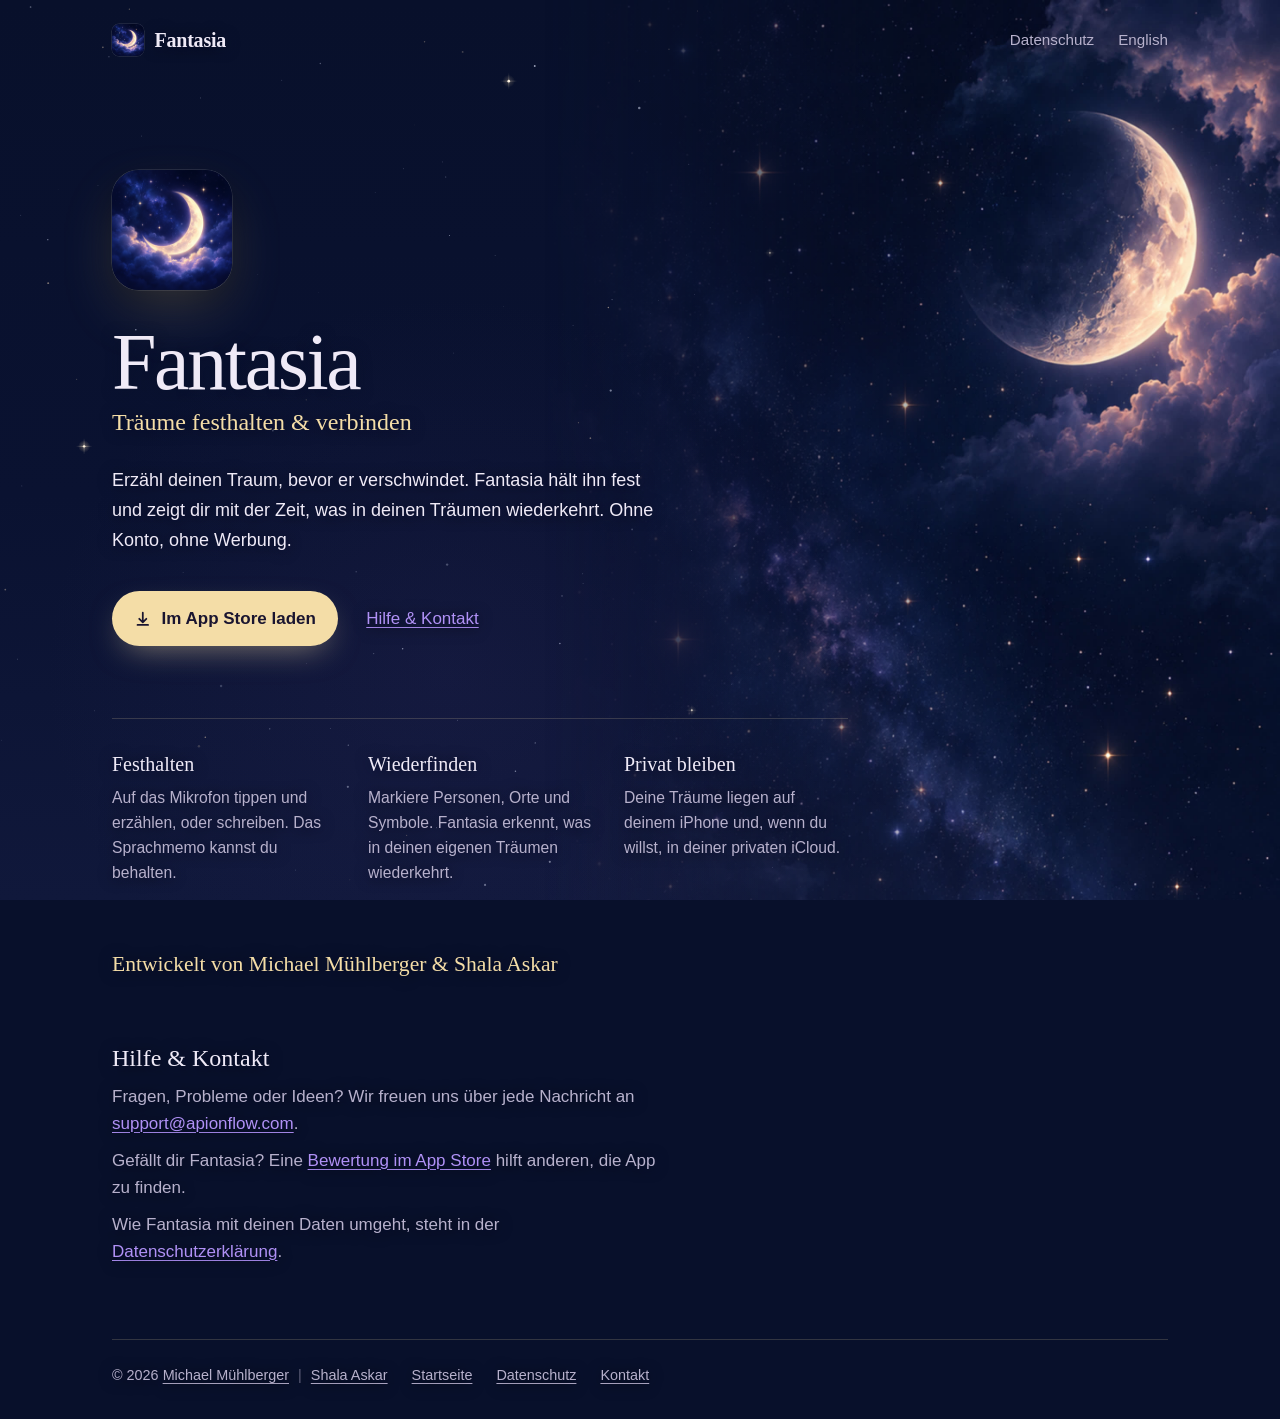
<file: docs/index.html>
<!doctype html>
<html lang="de-CH">
<head>
  <meta charset="utf-8">
  <meta name="viewport" content="width=device-width, initial-scale=1, viewport-fit=cover">
  <meta name="color-scheme" content="dark">
  <meta name="theme-color" content="#08102b">
  <meta name="description" content="Fantasia hält deine Träume fest und zeigt dir mit der Zeit, was in ihnen wiederkehrt.">
  <meta name="apple-itunes-app" content="app-id=6814157481">
  <title>Fantasia – Traumtagebuch für iPhone</title>
  <link rel="icon" type="image/png" href="assets/icon-64.png">
  <link rel="apple-touch-icon" href="assets/icon-180.png">
  <link rel="stylesheet" href="style.css">
  <script src="stars.js" defer></script>
</head>
<body>
  <div class="sky-ambient" aria-hidden="true"></div>
  <div class="sky" aria-hidden="true"></div>
  <div class="page">
    <header class="header">
      <a class="brand" href="./"><img src="assets/icon-64.png" alt="" width="32" height="32">Fantasia</a>
      <nav class="nav" aria-label="Navigation"><a href="datenschutz.html">Datenschutz</a> <a href="en.html" lang="en">English</a></nav>
    </header>
    <main>
      <section class="hero">
        <img class="hero-icon" src="assets/icon-256.png" alt="App-Symbol von Fantasia: eine Mondsichel über Wolken" width="120" height="120">
        <h1>Fantasia</h1>
        <p class="tagline">Träume festhalten &amp; verbinden</p>
        <p class="lead">Erzähl deinen Traum, bevor er verschwindet. Fantasia hält ihn fest und zeigt dir mit der Zeit, was in deinen Träumen wiederkehrt. Ohne Konto, ohne Werbung.</p>
        <div class="actions">
          <a class="store" href="https://apps.apple.com/app/id6814157481"><svg viewBox="0 0 20 20" aria-hidden="true"><path fill="currentColor" d="M10 2a1 1 0 0 1 1 1v8.59l2.3-2.3a1 1 0 1 1 1.4 1.42l-4 4a1 1 0 0 1-1.4 0l-4-4a1 1 0 1 1 1.4-1.42L9 11.6V3a1 1 0 0 1 1-1Zm-6 14a1 1 0 0 0 0 2h12a1 1 0 1 0 0-2H4Z"/></svg>Im App Store laden</a>
          <a class="text-link" href="#support">Hilfe &amp; Kontakt</a>
        </div>
      </section>
      <section class="features" aria-label="Was Fantasia kann">
        <div><h2>Festhalten</h2><p>Auf das Mikrofon tippen und erzählen, oder schreiben. Das Sprachmemo kannst du behalten.</p></div>
        <div><h2>Wiederfinden</h2><p>Markiere Personen, Orte und Symbole. Fantasia erkennt, was in deinen eigenen Träumen wiederkehrt.</p></div>
        <div><h2>Privat bleiben</h2><p>Deine Träume liegen auf deinem iPhone und, wenn du willst, in deiner privaten iCloud.</p></div>
      </section>
      <section class="credit" aria-label="Über Fantasia">
        <p class="signature">Entwickelt von Michael Mühlberger &amp; Shala&nbsp;Askar</p>
      </section>
      <section class="support" id="support">
        <h2>Hilfe &amp; Kontakt</h2>
        <p>Fragen, Probleme oder Ideen? Wir freuen uns über jede Nachricht an <a href="mailto:support@apionflow.com">support@apionflow.com</a>.</p>
        <p>Gefällt dir Fantasia? Eine <a href="https://apps.apple.com/app/id6814157481?action=write-review">Bewertung im App&nbsp;Store</a> hilft anderen, die App zu finden.</p>
        <p>Wie Fantasia mit deinen Daten umgeht, steht in der <a href="datenschutz.html">Datenschutzerklärung</a>.</p>
      </section>
    </main>
    <footer class="footer"><span>© 2026 <a href="https://www.linkedin.com/in/michael-m%C3%BChlberger-62a06a173" target="_blank" rel="noopener" title="Michael Mühlberger auf LinkedIn">Michael Mühlberger</a> <span class="sep" aria-hidden="true">|</span> <a href="https://www.linkedin.com/in/shala-askar-93a22023a" target="_blank" rel="noopener" title="Shala Askar auf LinkedIn">Shala Askar</a></span> <a href="./">Startseite</a> <a href="datenschutz.html">Datenschutz</a> <a href="mailto:support@apionflow.com">Kontakt</a></footer>
  </div>
</body>
</html>
</file>
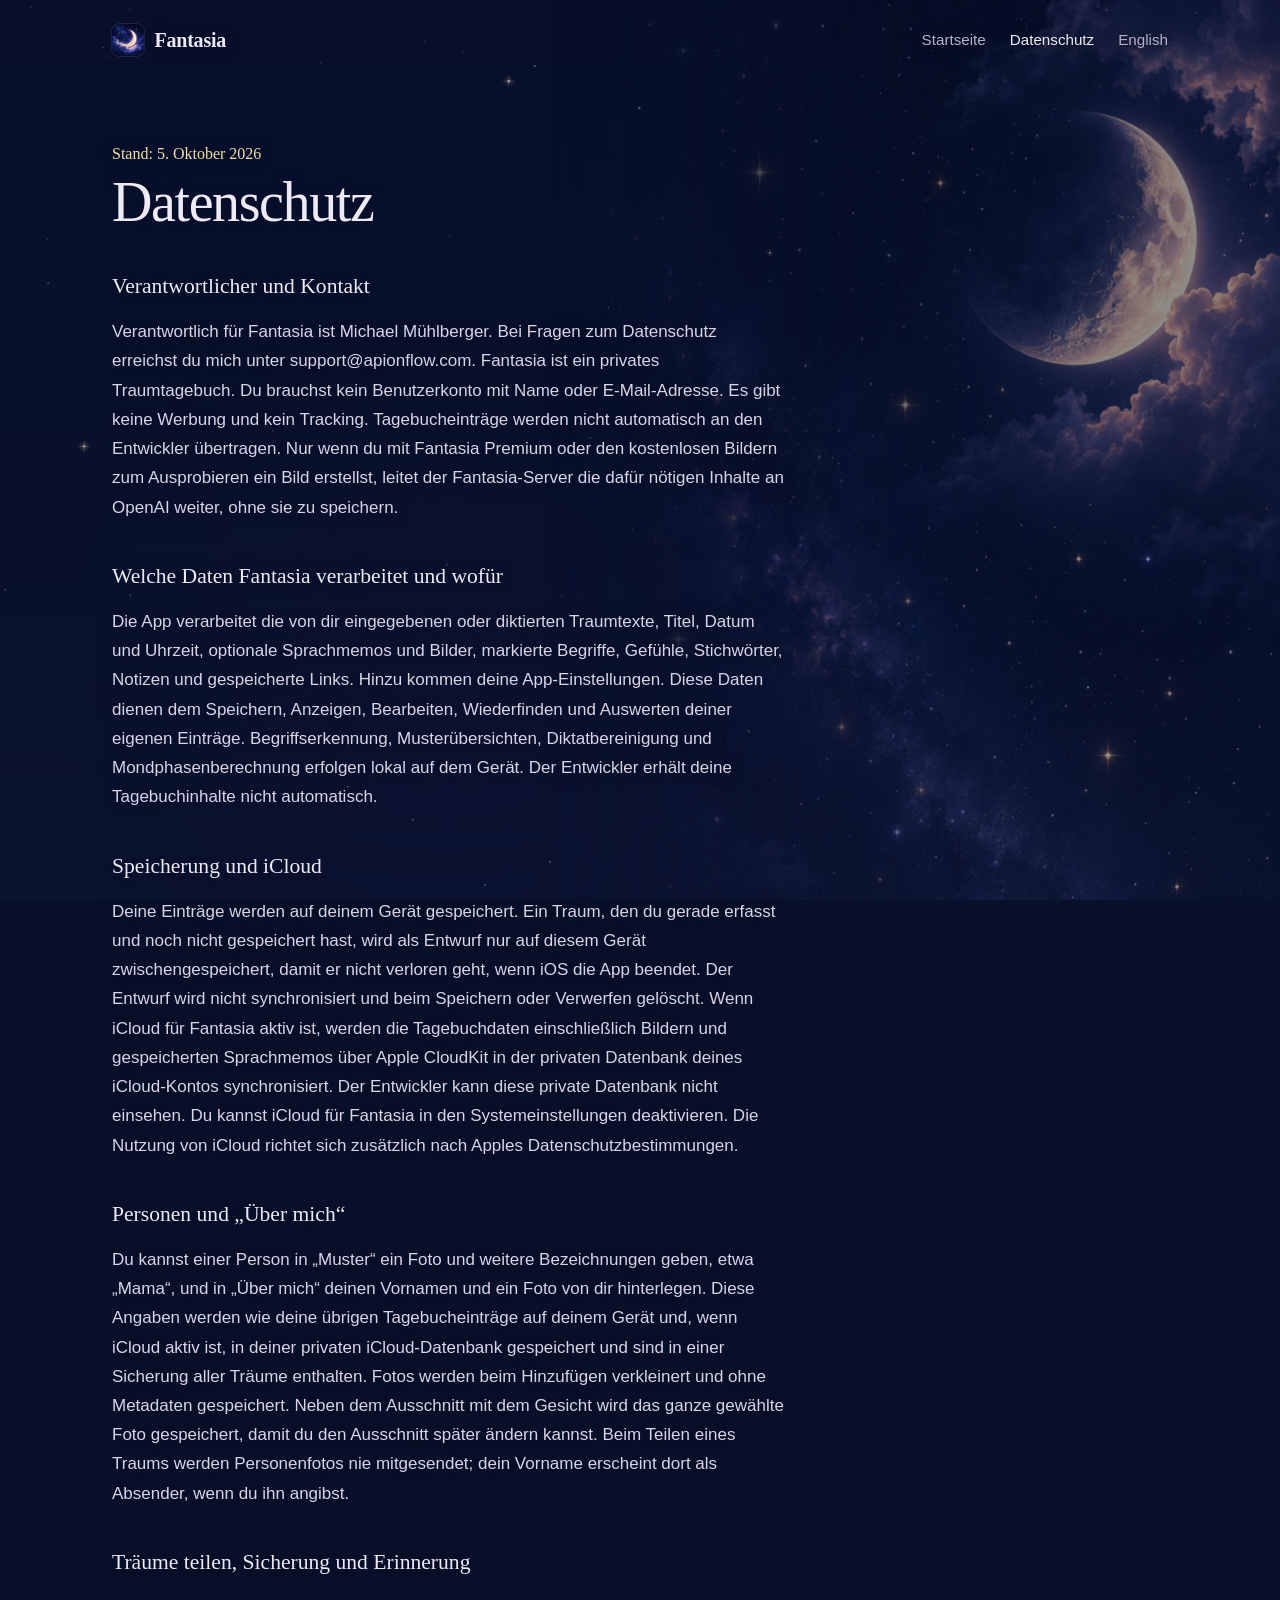
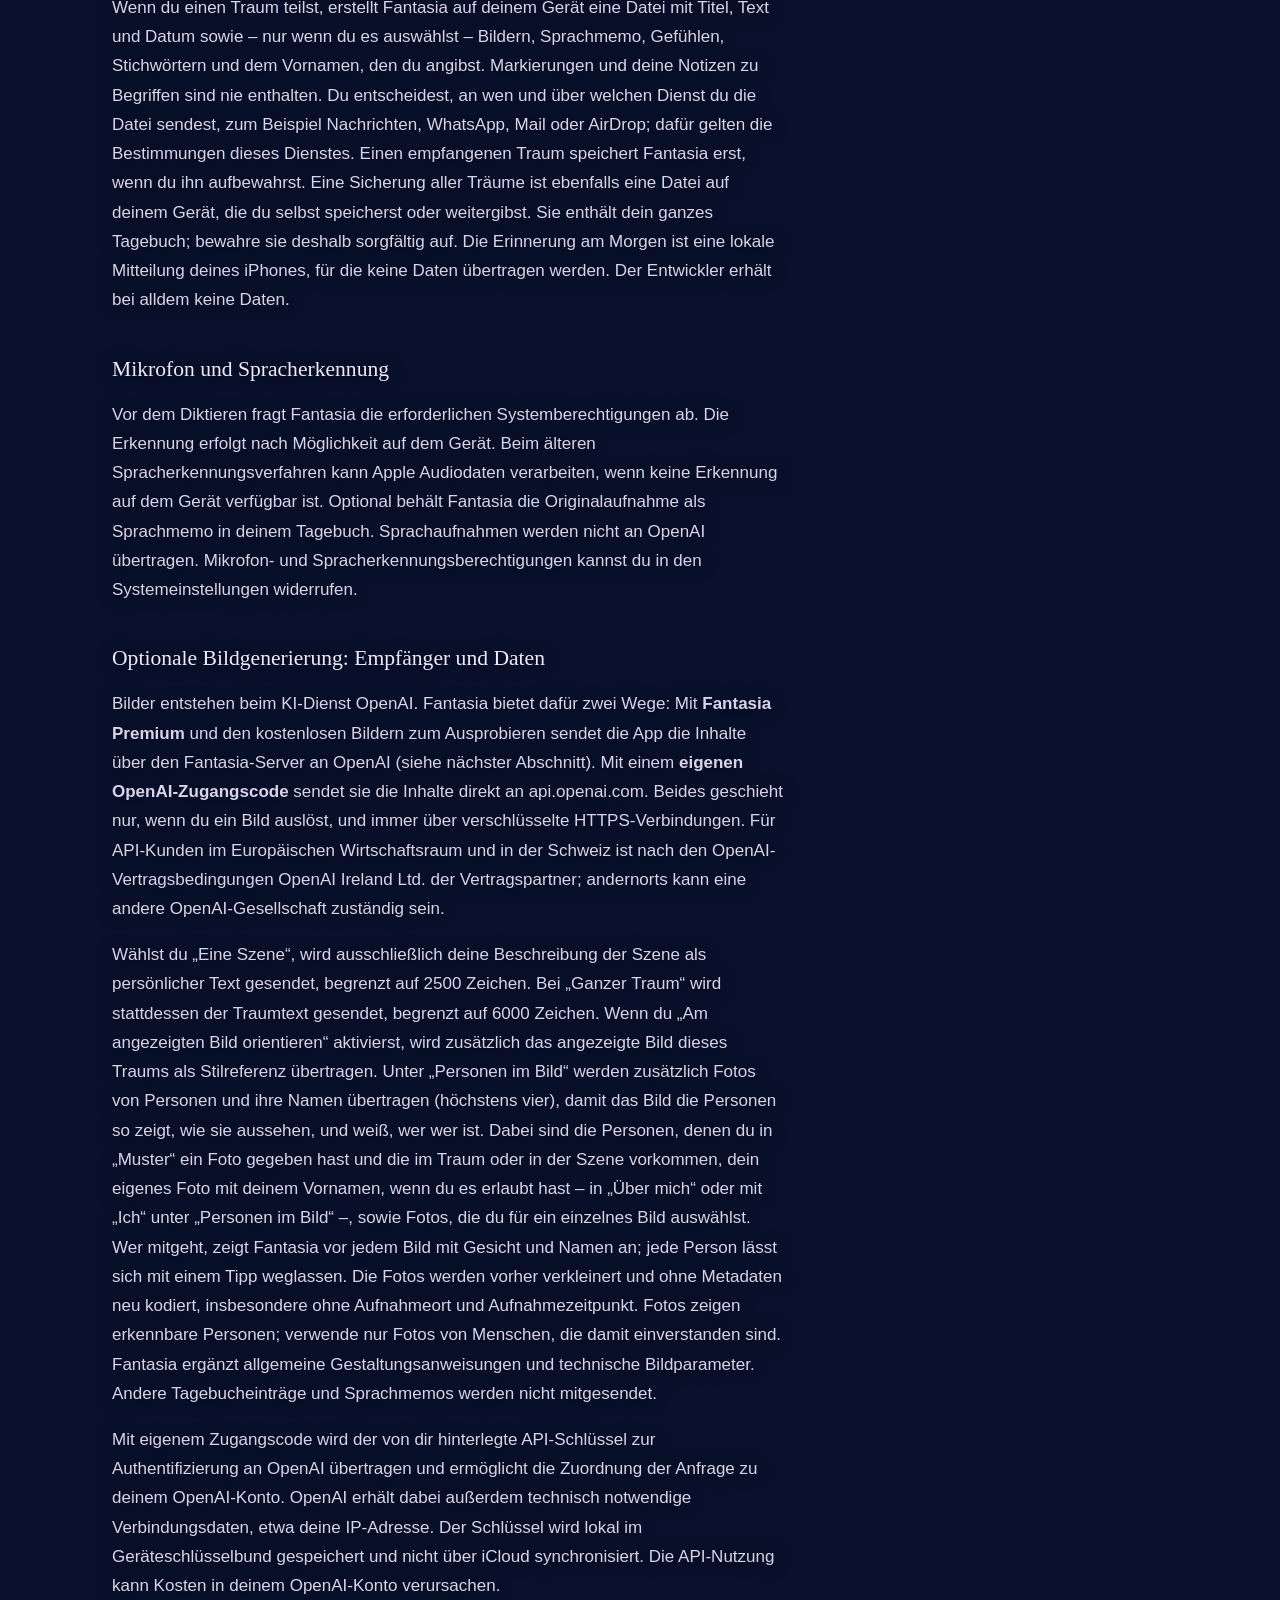
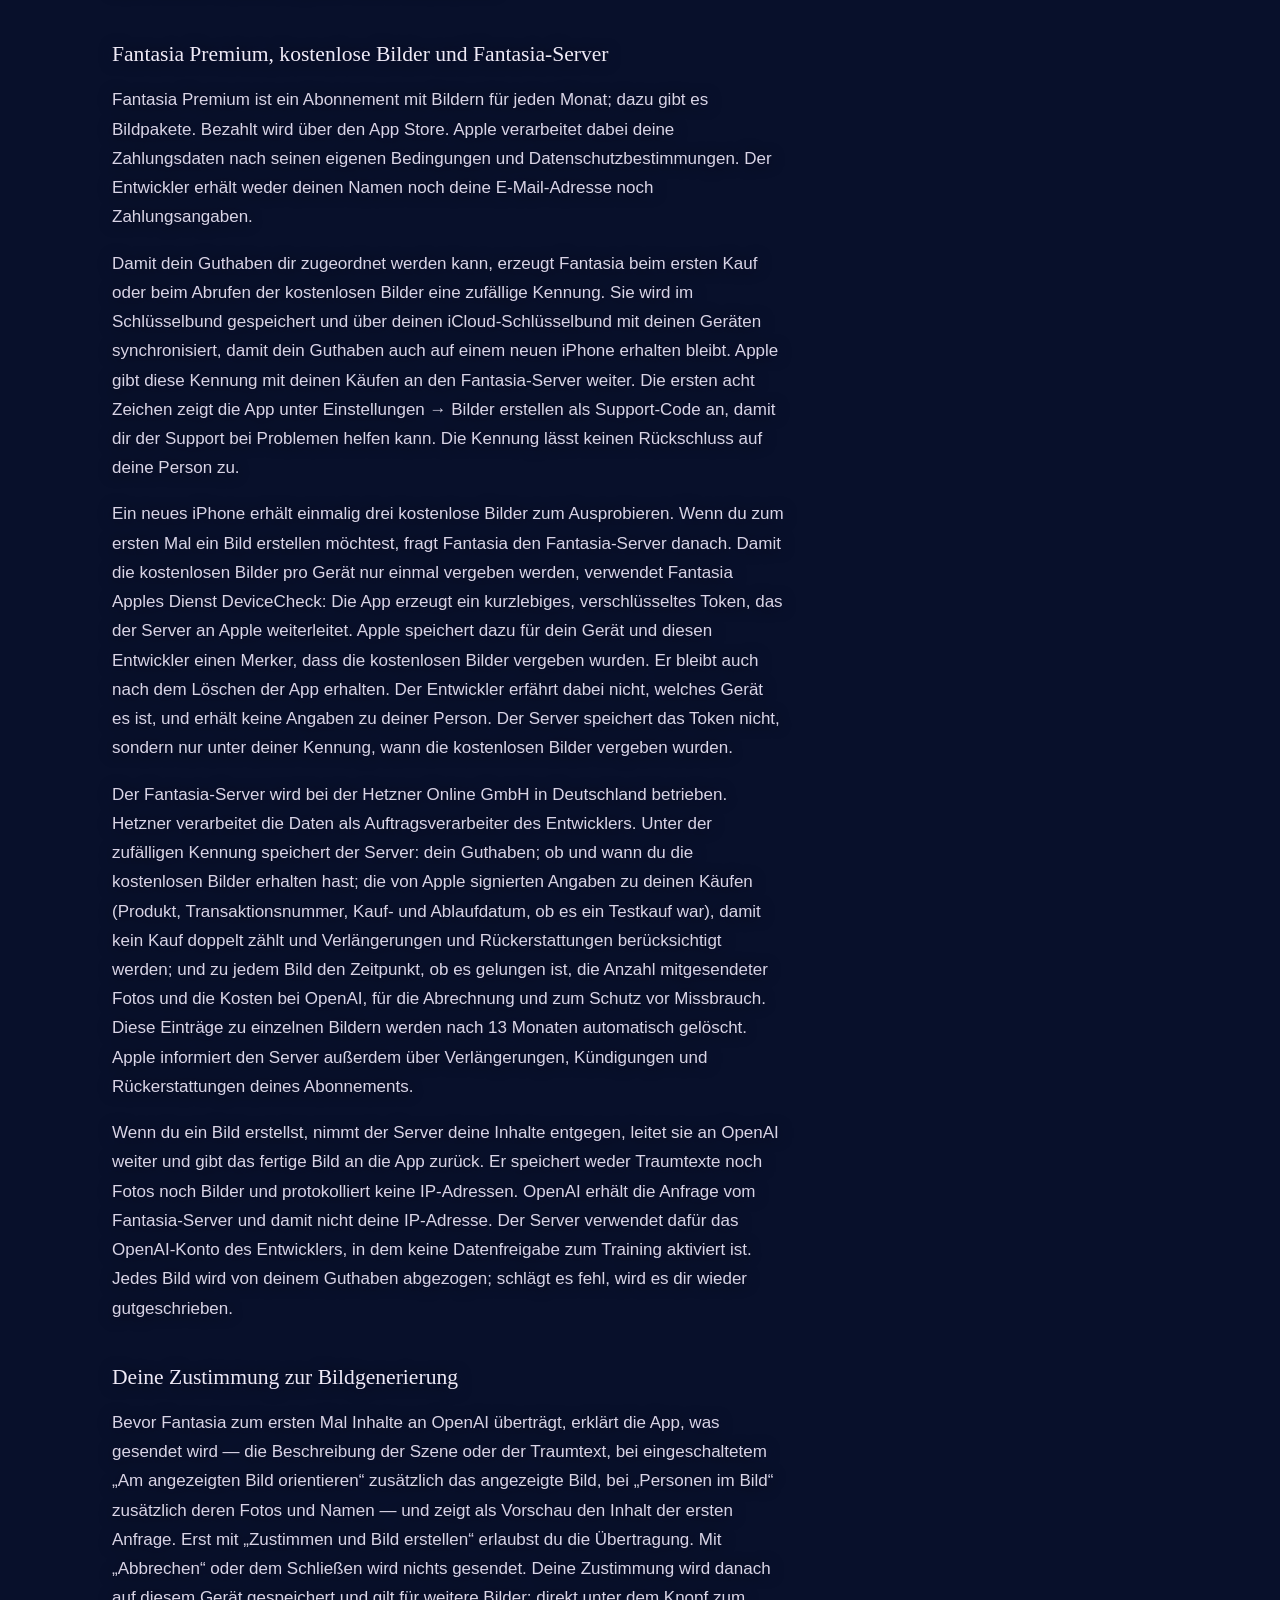
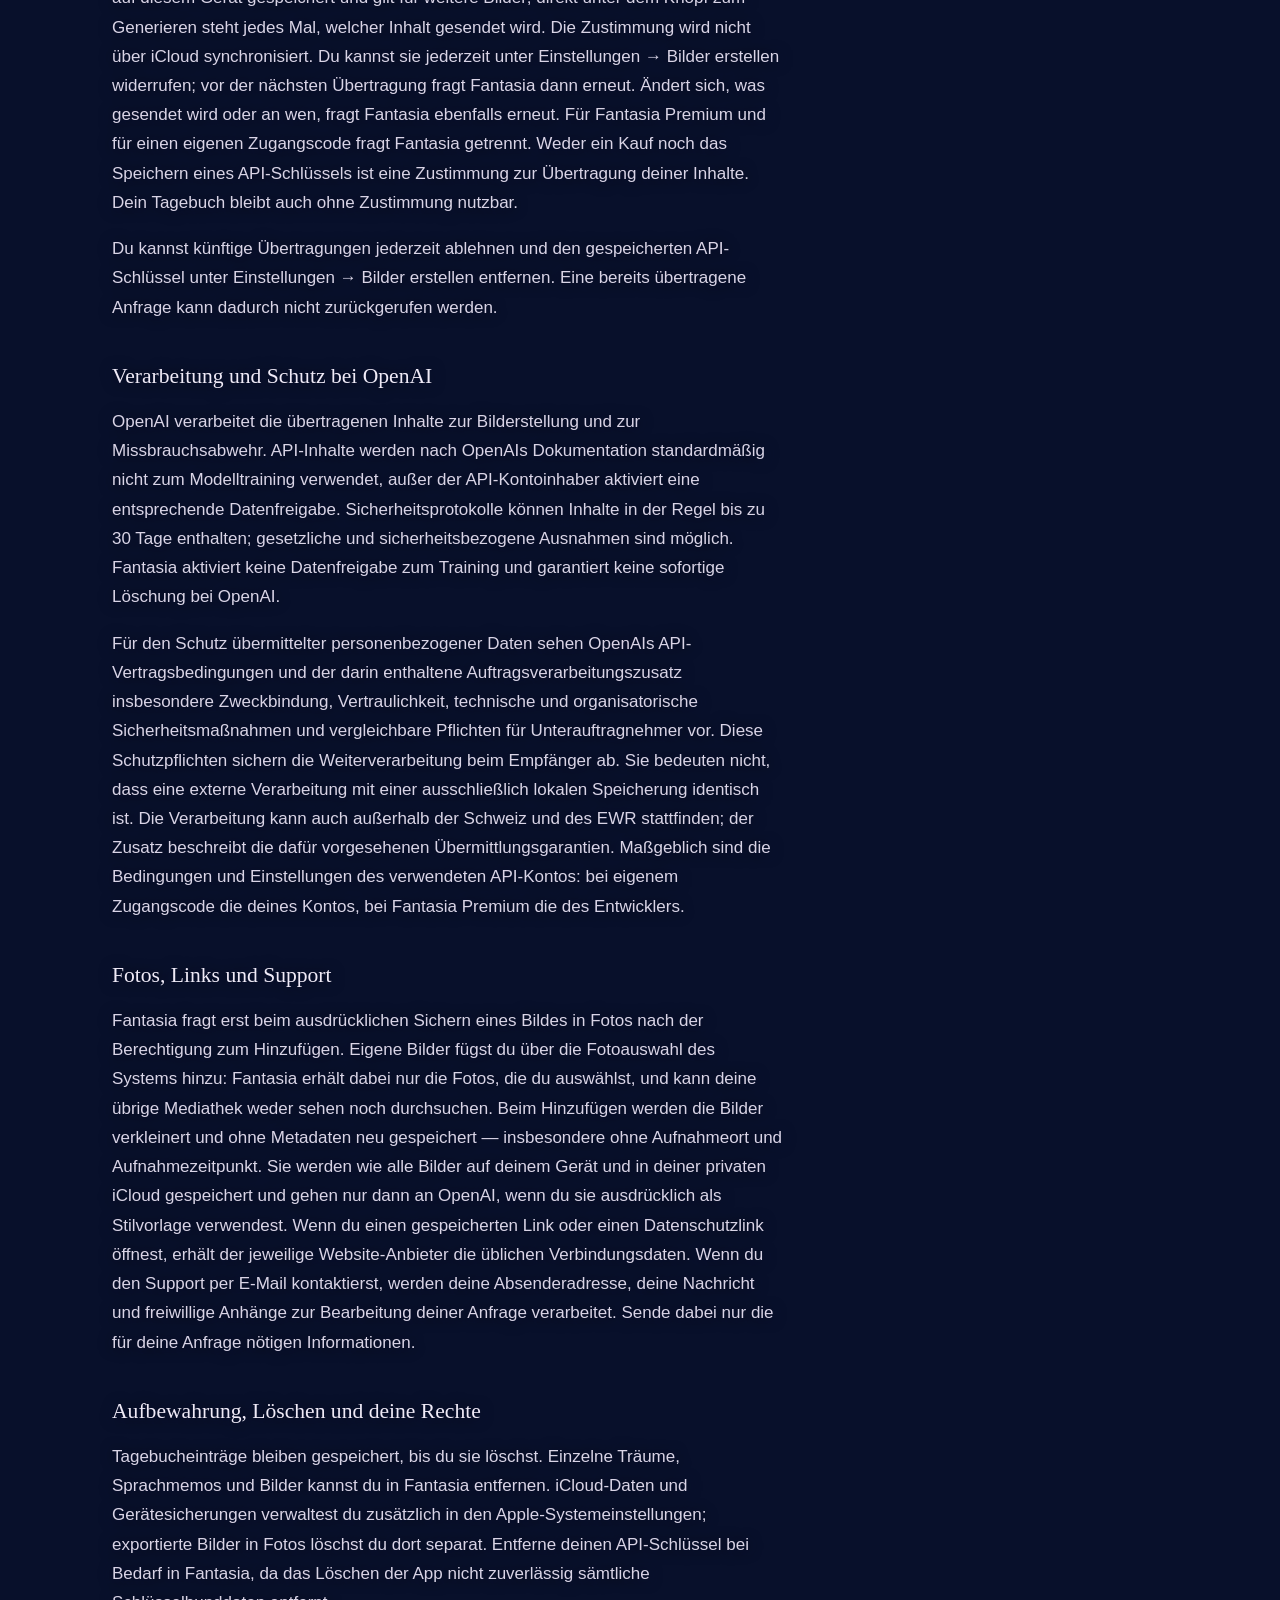
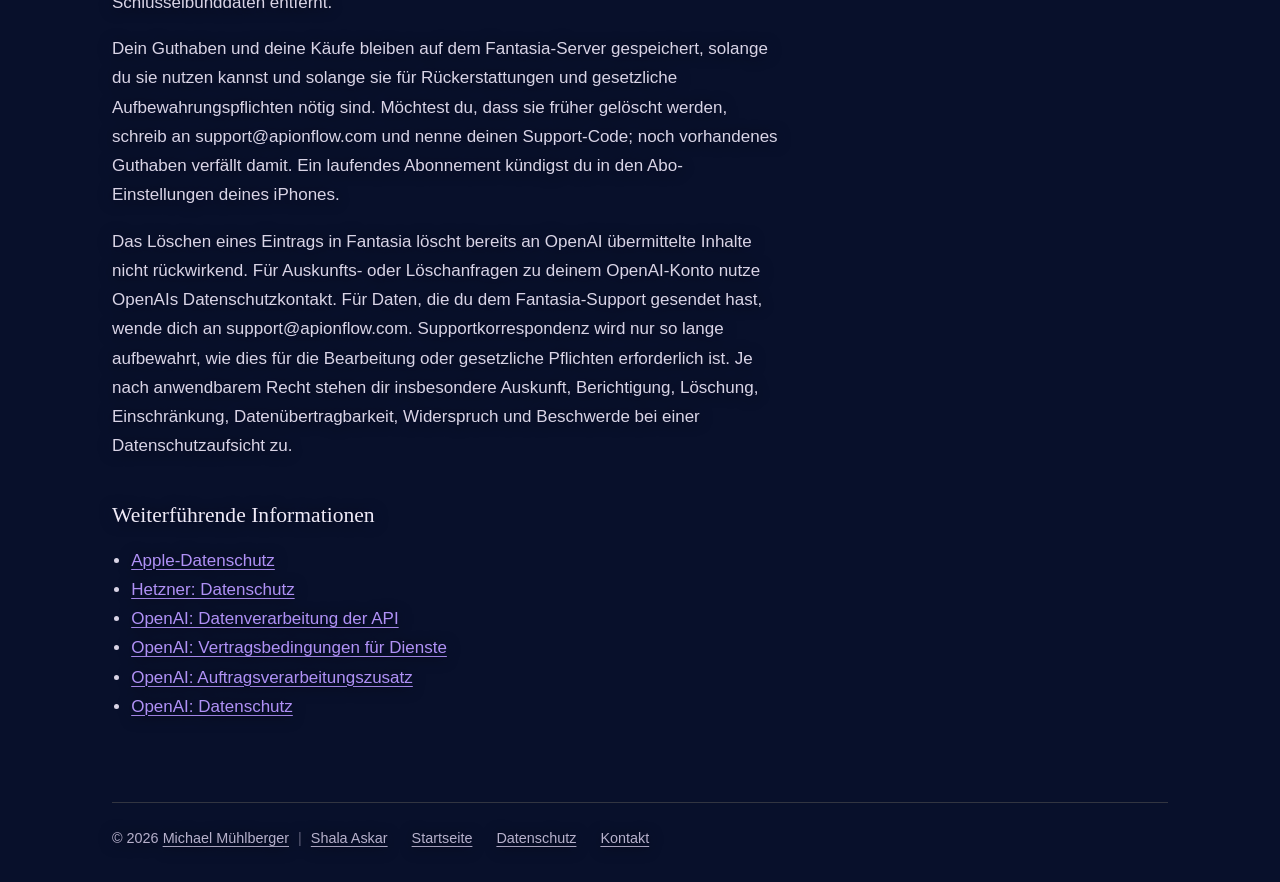
<file: docs/datenschutz.html>
<!doctype html>
<html lang="de-CH">
<head>
  <meta charset="utf-8">
  <meta name="viewport" content="width=device-width, initial-scale=1, viewport-fit=cover">
  <meta name="color-scheme" content="dark">
  <meta name="theme-color" content="#08102b">
  <meta name="description" content="Datenschutzerklärung der iPhone-App Fantasia.">
  <meta name="apple-itunes-app" content="app-id=6814157481">
  <title>Datenschutz – Fantasia</title>
  <link rel="icon" type="image/png" href="assets/icon-64.png">
  <link rel="apple-touch-icon" href="assets/icon-180.png">
  <link rel="stylesheet" href="style.css">
  <script src="stars.js" defer></script>
</head>
<body class="reading">
  <div class="sky-ambient" aria-hidden="true"></div>
  <div class="sky" aria-hidden="true"></div>
  <div class="page">
    <header class="header">
      <a class="brand" href="./"><img src="assets/icon-64.png" alt="" width="32" height="32">Fantasia</a>
      <nav class="nav" aria-label="Navigation"><a href="./">Startseite</a> <a href="datenschutz.html" aria-current="page">Datenschutz</a> <a href="privacy.html" lang="en">English</a></nav>
    </header>
    <main class="policy">
      <p class="updated">Stand: 5. Oktober 2026</p>
      <h1>Datenschutz</h1>
      <h2>Verantwortlicher und Kontakt</h2>
      <p>Verantwortlich für Fantasia ist Michael Mühlberger. Bei Fragen zum Datenschutz erreichst du mich unter support@apionflow.com. Fantasia ist ein privates Traumtagebuch. Du brauchst kein Benutzerkonto mit Name oder E-Mail-Adresse. Es gibt keine Werbung und kein Tracking. Tagebucheinträge werden nicht automatisch an den Entwickler übertragen. Nur wenn du mit Fantasia Premium oder den kostenlosen Bildern zum Ausprobieren ein Bild erstellst, leitet der Fantasia-Server die dafür nötigen Inhalte an OpenAI weiter, ohne sie zu speichern.</p>
      <h2>Welche Daten Fantasia verarbeitet und wofür</h2>
      <p>Die App verarbeitet die von dir eingegebenen oder diktierten Traumtexte, Titel, Datum und Uhrzeit, optionale Sprachmemos und Bilder, markierte Begriffe, Gefühle, Stichwörter, Notizen und gespeicherte Links. Hinzu kommen deine App-Einstellungen. Diese Daten dienen dem Speichern, Anzeigen, Bearbeiten, Wiederfinden und Auswerten deiner eigenen Einträge. Begriffserkennung, Musterübersichten, Diktatbereinigung und Mondphasenberechnung erfolgen lokal auf dem Gerät. Der Entwickler erhält deine Tagebuchinhalte nicht automatisch.</p>
      <h2>Speicherung und iCloud</h2>
      <p>Deine Einträge werden auf deinem Gerät gespeichert. Ein Traum, den du gerade erfasst und noch nicht gespeichert hast, wird als Entwurf nur auf diesem Gerät zwischengespeichert, damit er nicht verloren geht, wenn iOS die App beendet. Der Entwurf wird nicht synchronisiert und beim Speichern oder Verwerfen gelöscht. Wenn iCloud für Fantasia aktiv ist, werden die Tagebuchdaten einschließlich Bildern und gespeicherten Sprachmemos über Apple CloudKit in der privaten Datenbank deines iCloud-Kontos synchronisiert. Der Entwickler kann diese private Datenbank nicht einsehen. Du kannst iCloud für Fantasia in den Systemeinstellungen deaktivieren. Die Nutzung von iCloud richtet sich zusätzlich nach Apples Datenschutzbestimmungen.</p>
      <h2>Personen und „Über mich“</h2>
      <p>Du kannst einer Person in „Muster“ ein Foto und weitere Bezeichnungen geben, etwa „Mama“, und in „Über mich“ deinen Vornamen und ein Foto von dir hinterlegen. Diese Angaben werden wie deine übrigen Tagebucheinträge auf deinem Gerät und, wenn iCloud aktiv ist, in deiner privaten iCloud-Datenbank gespeichert und sind in einer Sicherung aller Träume enthalten. Fotos werden beim Hinzufügen verkleinert und ohne Metadaten gespeichert. Neben dem Ausschnitt mit dem Gesicht wird das ganze gewählte Foto gespeichert, damit du den Ausschnitt später ändern kannst. Beim Teilen eines Traums werden Personenfotos nie mitgesendet; dein Vorname erscheint dort als Absender, wenn du ihn angibst.</p>
      <h2>Träume teilen, Sicherung und Erinnerung</h2>
      <p>Wenn du einen Traum teilst, erstellt Fantasia auf deinem Gerät eine Datei mit Titel, Text und Datum sowie – nur wenn du es auswählst – Bildern, Sprachmemo, Gefühlen, Stichwörtern und dem Vornamen, den du angibst. Markierungen und deine Notizen zu Begriffen sind nie enthalten. Du entscheidest, an wen und über welchen Dienst du die Datei sendest, zum Beispiel Nachrichten, WhatsApp, Mail oder AirDrop; dafür gelten die Bestimmungen dieses Dienstes. Einen empfangenen Traum speichert Fantasia erst, wenn du ihn aufbewahrst. Eine Sicherung aller Träume ist ebenfalls eine Datei auf deinem Gerät, die du selbst speicherst oder weitergibst. Sie enthält dein ganzes Tagebuch; bewahre sie deshalb sorgfältig auf. Die Erinnerung am Morgen ist eine lokale Mitteilung deines iPhones, für die keine Daten übertragen werden. Der Entwickler erhält bei alldem keine Daten.</p>
      <h2>Mikrofon und Spracherkennung</h2>
      <p>Vor dem Diktieren fragt Fantasia die erforderlichen Systemberechtigungen ab. Die Erkennung erfolgt nach Möglichkeit auf dem Gerät. Beim älteren Spracherkennungsverfahren kann Apple Audiodaten verarbeiten, wenn keine Erkennung auf dem Gerät verfügbar ist. Optional behält Fantasia die Originalaufnahme als Sprachmemo in deinem Tagebuch. Sprachaufnahmen werden nicht an OpenAI übertragen. Mikrofon- und Spracherkennungsberechtigungen kannst du in den Systemeinstellungen widerrufen.</p>
      <h2>Optionale Bildgenerierung: Empfänger und Daten</h2>
      <p>Bilder entstehen beim KI-Dienst OpenAI. Fantasia bietet dafür zwei Wege: Mit <strong>Fantasia Premium</strong> und den kostenlosen Bildern zum Ausprobieren sendet die App die Inhalte über den Fantasia-Server an OpenAI (siehe nächster Abschnitt). Mit einem <strong>eigenen OpenAI-Zugangscode</strong> sendet sie die Inhalte direkt an api.openai.com. Beides geschieht nur, wenn du ein Bild auslöst, und immer über verschlüsselte HTTPS-Verbindungen. Für API-Kunden im Europäischen Wirtschaftsraum und in der Schweiz ist nach den OpenAI-Vertragsbedingungen OpenAI Ireland Ltd. der Vertragspartner; andernorts kann eine andere OpenAI-Gesellschaft zuständig sein.</p>
      <p>Wählst du „Eine Szene“, wird ausschließlich deine Beschreibung der Szene als persönlicher Text gesendet, begrenzt auf 2500 Zeichen. Bei „Ganzer Traum“ wird stattdessen der Traumtext gesendet, begrenzt auf 6000 Zeichen. Wenn du „Am angezeigten Bild orientieren“ aktivierst, wird zusätzlich das angezeigte Bild dieses Traums als Stilreferenz übertragen. Unter „Personen im Bild“ werden zusätzlich Fotos von Personen und ihre Namen übertragen (höchstens vier), damit das Bild die Personen so zeigt, wie sie aussehen, und weiß, wer wer ist. Dabei sind die Personen, denen du in „Muster“ ein Foto gegeben hast und die im Traum oder in der Szene vorkommen, dein eigenes Foto mit deinem Vornamen, wenn du es erlaubt hast – in „Über mich“ oder mit „Ich“ unter „Personen im Bild“ –, sowie Fotos, die du für ein einzelnes Bild auswählst. Wer mitgeht, zeigt Fantasia vor jedem Bild mit Gesicht und Namen an; jede Person lässt sich mit einem Tipp weglassen. Die Fotos werden vorher verkleinert und ohne Metadaten neu kodiert, insbesondere ohne Aufnahmeort und Aufnahmezeitpunkt. Fotos zeigen erkennbare Personen; verwende nur Fotos von Menschen, die damit einverstanden sind. Fantasia ergänzt allgemeine Gestaltungsanweisungen und technische Bildparameter. Andere Tagebucheinträge und Sprachmemos werden nicht mitgesendet.</p>
      <p>Mit eigenem Zugangscode wird der von dir hinterlegte API-Schlüssel zur Authentifizierung an OpenAI übertragen und ermöglicht die Zuordnung der Anfrage zu deinem OpenAI-Konto. OpenAI erhält dabei außerdem technisch notwendige Verbindungsdaten, etwa deine IP-Adresse. Der Schlüssel wird lokal im Geräteschlüsselbund gespeichert und nicht über iCloud synchronisiert. Die API-Nutzung kann Kosten in deinem OpenAI-Konto verursachen.</p>
      <h2>Fantasia Premium, kostenlose Bilder und Fantasia-Server</h2>
      <p>Fantasia Premium ist ein Abonnement mit Bildern für jeden Monat; dazu gibt es Bildpakete. Bezahlt wird über den App Store. Apple verarbeitet dabei deine Zahlungsdaten nach seinen eigenen Bedingungen und Datenschutzbestimmungen. Der Entwickler erhält weder deinen Namen noch deine E-Mail-Adresse noch Zahlungsangaben.</p>
      <p>Damit dein Guthaben dir zugeordnet werden kann, erzeugt Fantasia beim ersten Kauf oder beim Abrufen der kostenlosen Bilder eine zufällige Kennung. Sie wird im Schlüsselbund gespeichert und über deinen iCloud-Schlüsselbund mit deinen Geräten synchronisiert, damit dein Guthaben auch auf einem neuen iPhone erhalten bleibt. Apple gibt diese Kennung mit deinen Käufen an den Fantasia-Server weiter. Die ersten acht Zeichen zeigt die App unter Einstellungen → Bilder erstellen als Support-Code an, damit dir der Support bei Problemen helfen kann. Die Kennung lässt keinen Rückschluss auf deine Person zu.</p>
      <p>Ein neues iPhone erhält einmalig drei kostenlose Bilder zum Ausprobieren. Wenn du zum ersten Mal ein Bild erstellen möchtest, fragt Fantasia den Fantasia-Server danach. Damit die kostenlosen Bilder pro Gerät nur einmal vergeben werden, verwendet Fantasia Apples Dienst DeviceCheck: Die App erzeugt ein kurzlebiges, verschlüsseltes Token, das der Server an Apple weiterleitet. Apple speichert dazu für dein Gerät und diesen Entwickler einen Merker, dass die kostenlosen Bilder vergeben wurden. Er bleibt auch nach dem Löschen der App erhalten. Der Entwickler erfährt dabei nicht, welches Gerät es ist, und erhält keine Angaben zu deiner Person. Der Server speichert das Token nicht, sondern nur unter deiner Kennung, wann die kostenlosen Bilder vergeben wurden.</p>
      <p>Der Fantasia-Server wird bei der Hetzner Online GmbH in Deutschland betrieben. Hetzner verarbeitet die Daten als Auftragsverarbeiter des Entwicklers. Unter der zufälligen Kennung speichert der Server: dein Guthaben; ob und wann du die kostenlosen Bilder erhalten hast; die von Apple signierten Angaben zu deinen Käufen (Produkt, Transaktionsnummer, Kauf- und Ablaufdatum, ob es ein Testkauf war), damit kein Kauf doppelt zählt und Verlängerungen und Rückerstattungen berücksichtigt werden; und zu jedem Bild den Zeitpunkt, ob es gelungen ist, die Anzahl mitgesendeter Fotos und die Kosten bei OpenAI, für die Abrechnung und zum Schutz vor Missbrauch. Diese Einträge zu einzelnen Bildern werden nach 13 Monaten automatisch gelöscht. Apple informiert den Server außerdem über Verlängerungen, Kündigungen und Rückerstattungen deines Abonnements.</p>
      <p>Wenn du ein Bild erstellst, nimmt der Server deine Inhalte entgegen, leitet sie an OpenAI weiter und gibt das fertige Bild an die App zurück. Er speichert weder Traumtexte noch Fotos noch Bilder und protokolliert keine IP-Adressen. OpenAI erhält die Anfrage vom Fantasia-Server und damit nicht deine IP-Adresse. Der Server verwendet dafür das OpenAI-Konto des Entwicklers, in dem keine Datenfreigabe zum Training aktiviert ist. Jedes Bild wird von deinem Guthaben abgezogen; schlägt es fehl, wird es dir wieder gutgeschrieben.</p>
      <h2>Deine Zustimmung zur Bildgenerierung</h2>
      <p>Bevor Fantasia zum ersten Mal Inhalte an OpenAI überträgt, erklärt die App, was gesendet wird — die Beschreibung der Szene oder der Traumtext, bei eingeschaltetem „Am angezeigten Bild orientieren“ zusätzlich das angezeigte Bild, bei „Personen im Bild“ zusätzlich deren Fotos und Namen — und zeigt als Vorschau den Inhalt der ersten Anfrage. Erst mit „Zustimmen und Bild erstellen“ erlaubst du die Übertragung. Mit „Abbrechen“ oder dem Schließen wird nichts gesendet. Deine Zustimmung wird danach auf diesem Gerät gespeichert und gilt für weitere Bilder; direkt unter dem Knopf zum Generieren steht jedes Mal, welcher Inhalt gesendet wird. Die Zustimmung wird nicht über iCloud synchronisiert. Du kannst sie jederzeit unter Einstellungen → Bilder erstellen widerrufen; vor der nächsten Übertragung fragt Fantasia dann erneut. Ändert sich, was gesendet wird oder an wen, fragt Fantasia ebenfalls erneut. Für Fantasia Premium und für einen eigenen Zugangscode fragt Fantasia getrennt. Weder ein Kauf noch das Speichern eines API-Schlüssels ist eine Zustimmung zur Übertragung deiner Inhalte. Dein Tagebuch bleibt auch ohne Zustimmung nutzbar.</p>
      <p>Du kannst künftige Übertragungen jederzeit ablehnen und den gespeicherten API-Schlüssel unter Einstellungen → Bilder erstellen entfernen. Eine bereits übertragene Anfrage kann dadurch nicht zurückgerufen werden.</p>
      <h2>Verarbeitung und Schutz bei OpenAI</h2>
      <p>OpenAI verarbeitet die übertragenen Inhalte zur Bilderstellung und zur Missbrauchsabwehr. API-Inhalte werden nach OpenAIs Dokumentation standardmäßig nicht zum Modelltraining verwendet, außer der API-Kontoinhaber aktiviert eine entsprechende Datenfreigabe. Sicherheitsprotokolle können Inhalte in der Regel bis zu 30 Tage enthalten; gesetzliche und sicherheitsbezogene Ausnahmen sind möglich. Fantasia aktiviert keine Datenfreigabe zum Training und garantiert keine sofortige Löschung bei OpenAI.</p>
      <p>Für den Schutz übermittelter personenbezogener Daten sehen OpenAIs API-Vertragsbedingungen und der darin enthaltene Auftragsverarbeitungszusatz insbesondere Zweckbindung, Vertraulichkeit, technische und organisatorische Sicherheitsmaßnahmen und vergleichbare Pflichten für Unterauftragnehmer vor. Diese Schutzpflichten sichern die Weiterverarbeitung beim Empfänger ab. Sie bedeuten nicht, dass eine externe Verarbeitung mit einer ausschließlich lokalen Speicherung identisch ist. Die Verarbeitung kann auch außerhalb der Schweiz und des EWR stattfinden; der Zusatz beschreibt die dafür vorgesehenen Übermittlungsgarantien. Maßgeblich sind die Bedingungen und Einstellungen des verwendeten API-Kontos: bei eigenem Zugangscode die deines Kontos, bei Fantasia Premium die des Entwicklers.</p>
      <h2>Fotos, Links und Support</h2>
      <p>Fantasia fragt erst beim ausdrücklichen Sichern eines Bildes in Fotos nach der Berechtigung zum Hinzufügen. Eigene Bilder fügst du über die Fotoauswahl des Systems hinzu: Fantasia erhält dabei nur die Fotos, die du auswählst, und kann deine übrige Mediathek weder sehen noch durchsuchen. Beim Hinzufügen werden die Bilder verkleinert und ohne Metadaten neu gespeichert — insbesondere ohne Aufnahmeort und Aufnahmezeitpunkt. Sie werden wie alle Bilder auf deinem Gerät und in deiner privaten iCloud gespeichert und gehen nur dann an OpenAI, wenn du sie ausdrücklich als Stilvorlage verwendest. Wenn du einen gespeicherten Link oder einen Datenschutzlink öffnest, erhält der jeweilige Website-Anbieter die üblichen Verbindungsdaten. Wenn du den Support per E-Mail kontaktierst, werden deine Absenderadresse, deine Nachricht und freiwillige Anhänge zur Bearbeitung deiner Anfrage verarbeitet. Sende dabei nur die für deine Anfrage nötigen Informationen.</p>
      <h2>Aufbewahrung, Löschen und deine Rechte</h2>
      <p>Tagebucheinträge bleiben gespeichert, bis du sie löschst. Einzelne Träume, Sprachmemos und Bilder kannst du in Fantasia entfernen. iCloud-Daten und Gerätesicherungen verwaltest du zusätzlich in den Apple-Systemeinstellungen; exportierte Bilder in Fotos löschst du dort separat. Entferne deinen API-Schlüssel bei Bedarf in Fantasia, da das Löschen der App nicht zuverlässig sämtliche Schlüsselbunddaten entfernt.</p>
      <p>Dein Guthaben und deine Käufe bleiben auf dem Fantasia-Server gespeichert, solange du sie nutzen kannst und solange sie für Rückerstattungen und gesetzliche Aufbewahrungspflichten nötig sind. Möchtest du, dass sie früher gelöscht werden, schreib an support@apionflow.com und nenne deinen Support-Code; noch vorhandenes Guthaben verfällt damit. Ein laufendes Abonnement kündigst du in den Abo-Einstellungen deines iPhones.</p>
      <p>Das Löschen eines Eintrags in Fantasia löscht bereits an OpenAI übermittelte Inhalte nicht rückwirkend. Für Auskunfts- oder Löschanfragen zu deinem OpenAI-Konto nutze OpenAIs Datenschutzkontakt. Für Daten, die du dem Fantasia-Support gesendet hast, wende dich an support@apionflow.com. Supportkorrespondenz wird nur so lange aufbewahrt, wie dies für die Bearbeitung oder gesetzliche Pflichten erforderlich ist. Je nach anwendbarem Recht stehen dir insbesondere Auskunft, Berichtigung, Löschung, Einschränkung, Datenübertragbarkeit, Widerspruch und Beschwerde bei einer Datenschutzaufsicht zu.</p>
      <h2>Weiterführende Informationen</h2>
      <ul>
        <li><a href="https://www.apple.com/legal/privacy/">Apple-Datenschutz</a></li>
        <li><a href="https://www.hetzner.com/de/legal/privacy-policy/">Hetzner: Datenschutz</a></li>
        <li><a href="https://developers.openai.com/api/docs/guides/your-data">OpenAI: Datenverarbeitung der API</a></li>
        <li><a href="https://openai.com/policies/services-agreement/">OpenAI: Vertragsbedingungen für Dienste</a></li>
        <li><a href="https://openai.com/policies/data-processing-addendum/">OpenAI: Auftragsverarbeitungszusatz</a></li>
        <li><a href="https://openai.com/policies/privacy-policy/">OpenAI: Datenschutz</a></li>
      </ul>
    </main>
    <footer class="footer"><span>© 2026 <a href="https://www.linkedin.com/in/michael-m%C3%BChlberger-62a06a173" target="_blank" rel="noopener" title="Michael Mühlberger auf LinkedIn">Michael Mühlberger</a> <span class="sep" aria-hidden="true">|</span> <a href="https://www.linkedin.com/in/shala-askar-93a22023a" target="_blank" rel="noopener" title="Shala Askar auf LinkedIn">Shala Askar</a></span> <a href="./">Startseite</a> <a href="datenschutz.html">Datenschutz</a> <a href="mailto:support@apionflow.com">Kontakt</a></footer>
  </div>
</body>
</html>
</file>
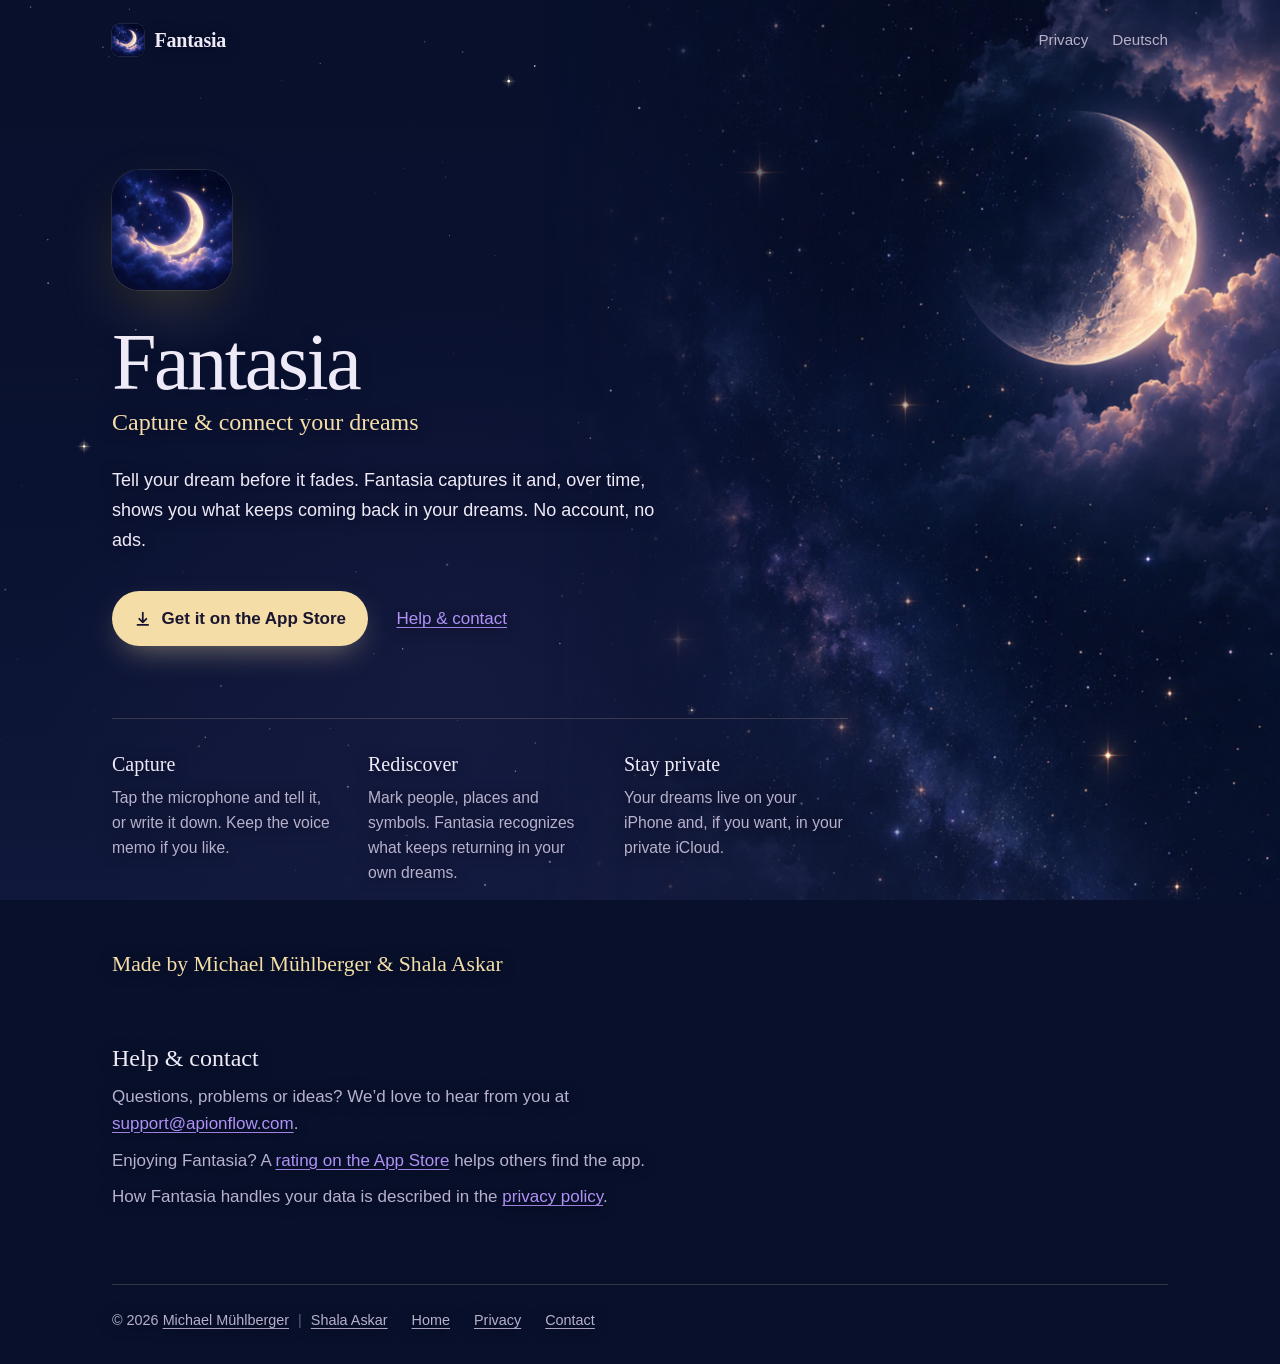
<file: docs/en.html>
<!doctype html>
<html lang="en">
<head>
  <meta charset="utf-8">
  <meta name="viewport" content="width=device-width, initial-scale=1, viewport-fit=cover">
  <meta name="color-scheme" content="dark">
  <meta name="theme-color" content="#08102b">
  <meta name="description" content="Fantasia captures your dreams and, over time, shows you what keeps coming back in them.">
  <meta name="apple-itunes-app" content="app-id=6814157481">
  <title>Fantasia – dream journal for iPhone</title>
  <link rel="icon" type="image/png" href="assets/icon-64.png">
  <link rel="apple-touch-icon" href="assets/icon-180.png">
  <link rel="stylesheet" href="style.css">
  <script src="stars.js" defer></script>
</head>
<body>
  <div class="sky-ambient" aria-hidden="true"></div>
  <div class="sky" aria-hidden="true"></div>
  <div class="page">
    <header class="header">
      <a class="brand" href="en.html"><img src="assets/icon-64.png" alt="" width="32" height="32">Fantasia</a>
      <nav class="nav" aria-label="Navigation"><a href="privacy.html">Privacy</a> <a href="./" lang="de">Deutsch</a></nav>
    </header>
    <main>
      <section class="hero">
        <img class="hero-icon" src="assets/icon-256.png" alt="Fantasia app icon: a crescent moon above clouds" width="120" height="120">
        <h1>Fantasia</h1>
        <p class="tagline">Capture &amp; connect your dreams</p>
        <p class="lead">Tell your dream before it fades. Fantasia captures it and, over time, shows you what keeps coming back in your dreams. No account, no ads.</p>
        <div class="actions">
          <a class="store" href="https://apps.apple.com/app/id6814157481"><svg viewBox="0 0 20 20" aria-hidden="true"><path fill="currentColor" d="M10 2a1 1 0 0 1 1 1v8.59l2.3-2.3a1 1 0 1 1 1.4 1.42l-4 4a1 1 0 0 1-1.4 0l-4-4a1 1 0 1 1 1.4-1.42L9 11.6V3a1 1 0 0 1 1-1Zm-6 14a1 1 0 0 0 0 2h12a1 1 0 1 0 0-2H4Z"/></svg>Get it on the App Store</a>
          <a class="text-link" href="#support">Help &amp; contact</a>
        </div>
      </section>
      <section class="features" aria-label="What Fantasia does">
        <div><h2>Capture</h2><p>Tap the microphone and tell it, or write it down. Keep the voice memo if you like.</p></div>
        <div><h2>Rediscover</h2><p>Mark people, places and symbols. Fantasia recognizes what keeps returning in your own dreams.</p></div>
        <div><h2>Stay private</h2><p>Your dreams live on your iPhone and, if you want, in your private iCloud.</p></div>
      </section>
      <section class="credit" aria-label="About Fantasia">
        <p class="signature">Made by Michael Mühlberger &amp; Shala&nbsp;Askar</p>
      </section>
      <section class="support" id="support">
        <h2>Help &amp; contact</h2>
        <p>Questions, problems or ideas? We’d love to hear from you at <a href="mailto:support@apionflow.com">support@apionflow.com</a>.</p>
        <p>Enjoying Fantasia? A <a href="https://apps.apple.com/app/id6814157481?action=write-review">rating on the App&nbsp;Store</a> helps others find the app.</p>
        <p>How Fantasia handles your data is described in the <a href="privacy.html">privacy policy</a>.</p>
      </section>
    </main>
    <footer class="footer"><span>© 2026 <a href="https://www.linkedin.com/in/michael-m%C3%BChlberger-62a06a173" target="_blank" rel="noopener" title="Michael Mühlberger on LinkedIn">Michael Mühlberger</a> <span class="sep" aria-hidden="true">|</span> <a href="https://www.linkedin.com/in/shala-askar-93a22023a" target="_blank" rel="noopener" title="Shala Askar on LinkedIn">Shala Askar</a></span> <a href="en.html">Home</a> <a href="privacy.html">Privacy</a> <a href="mailto:support@apionflow.com">Contact</a></footer>
  </div>
</body>
</html>
</file>
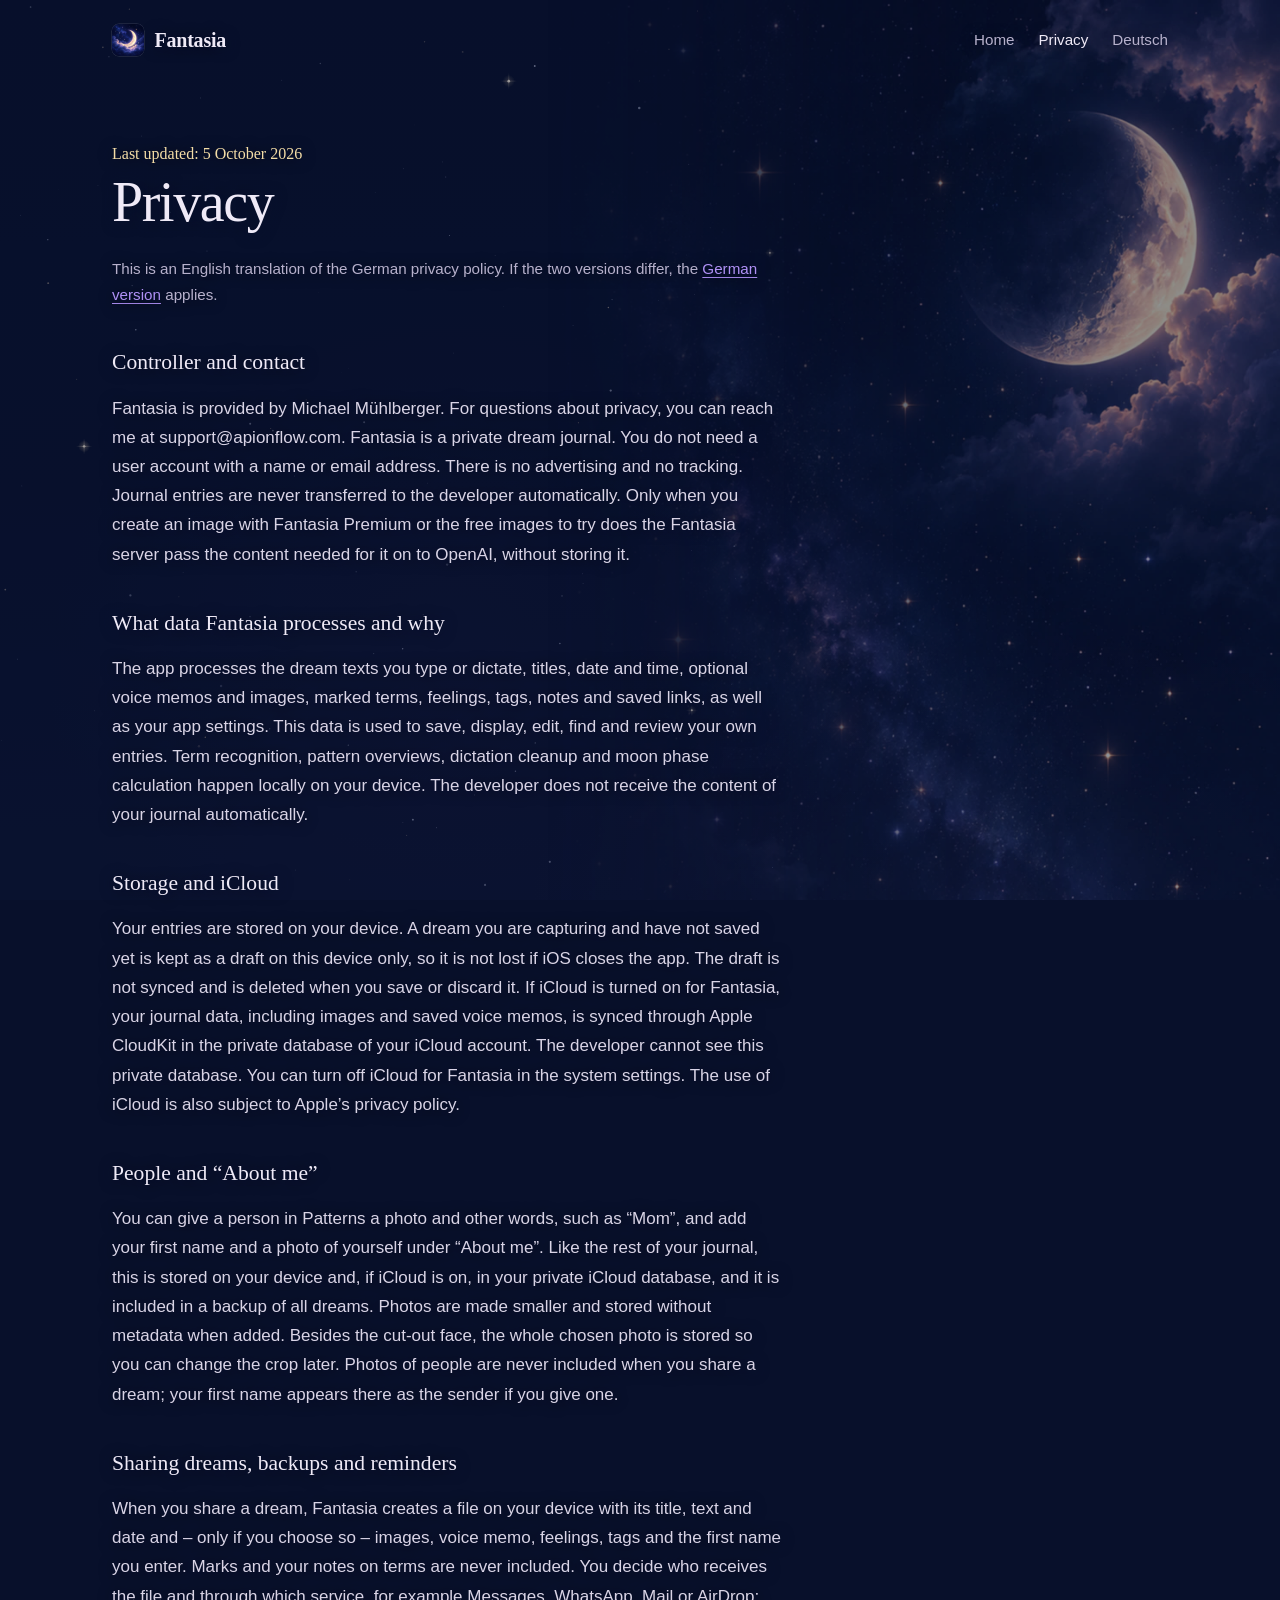
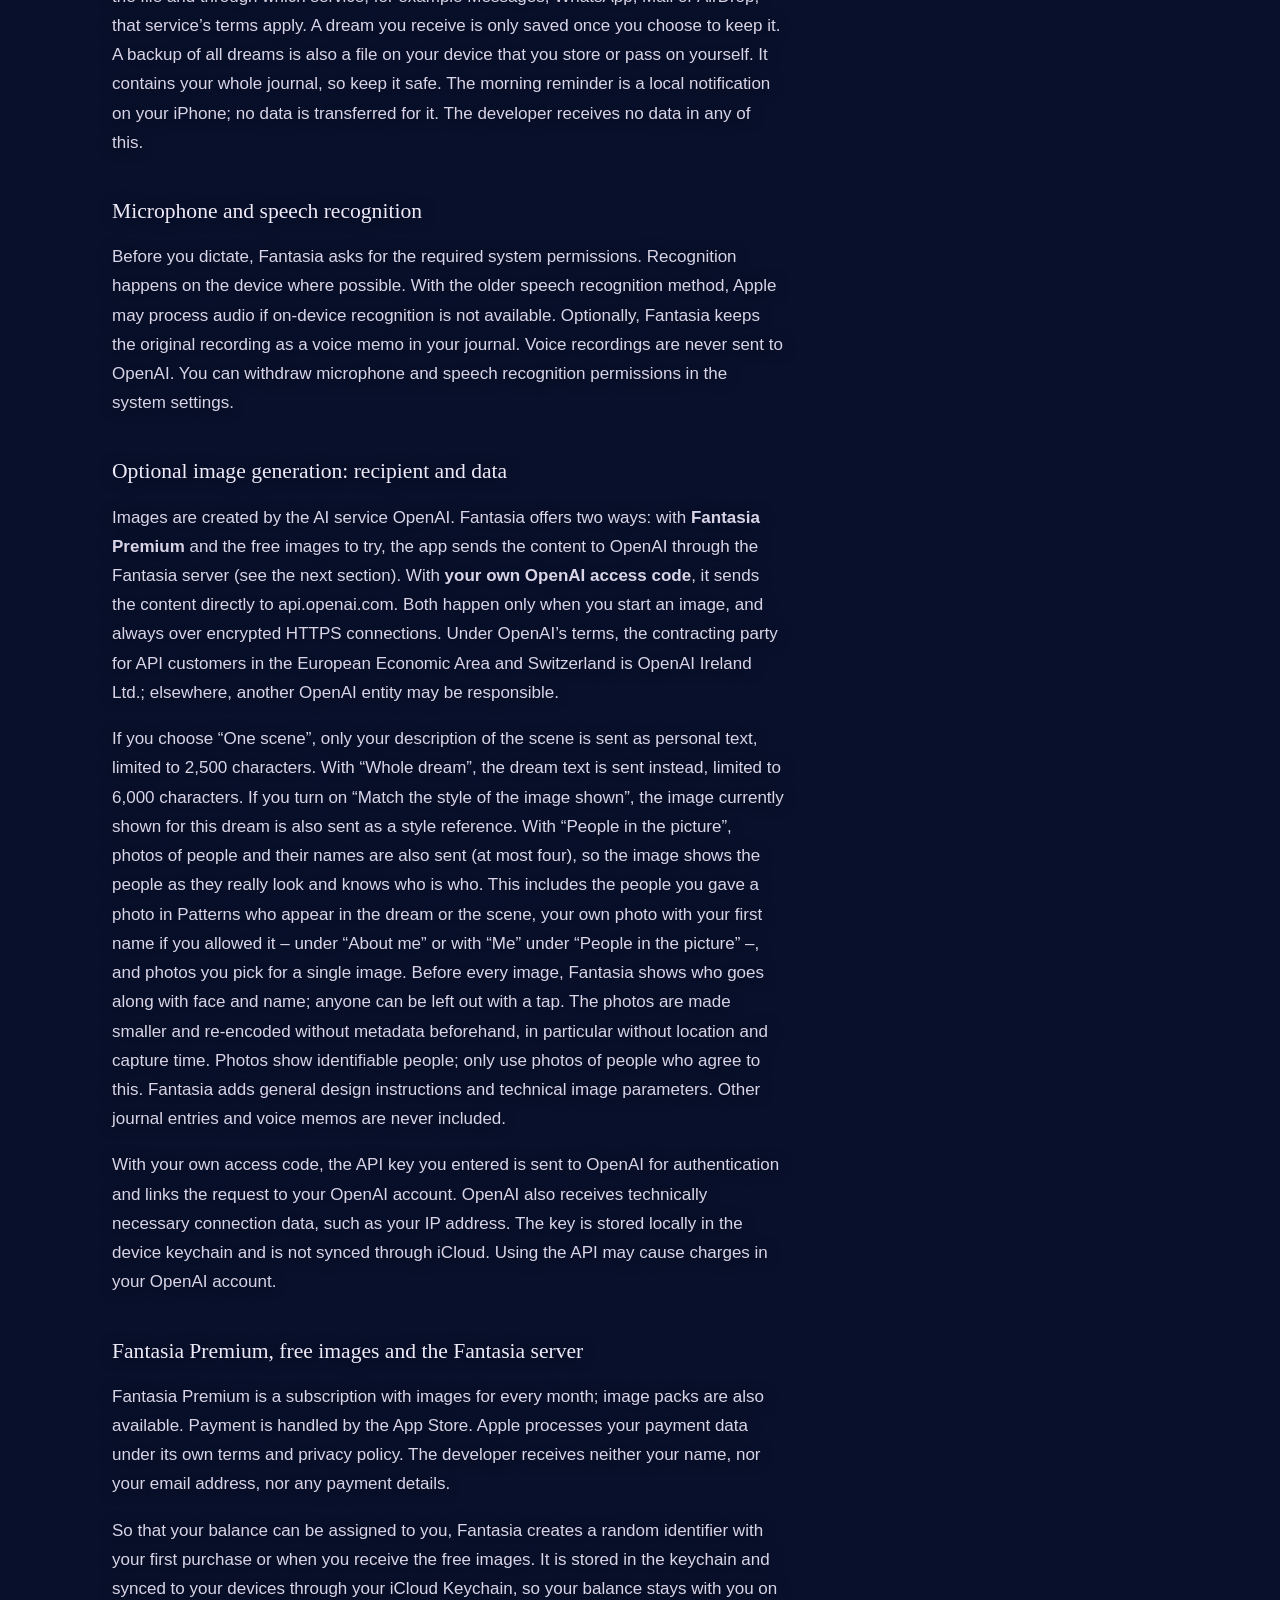
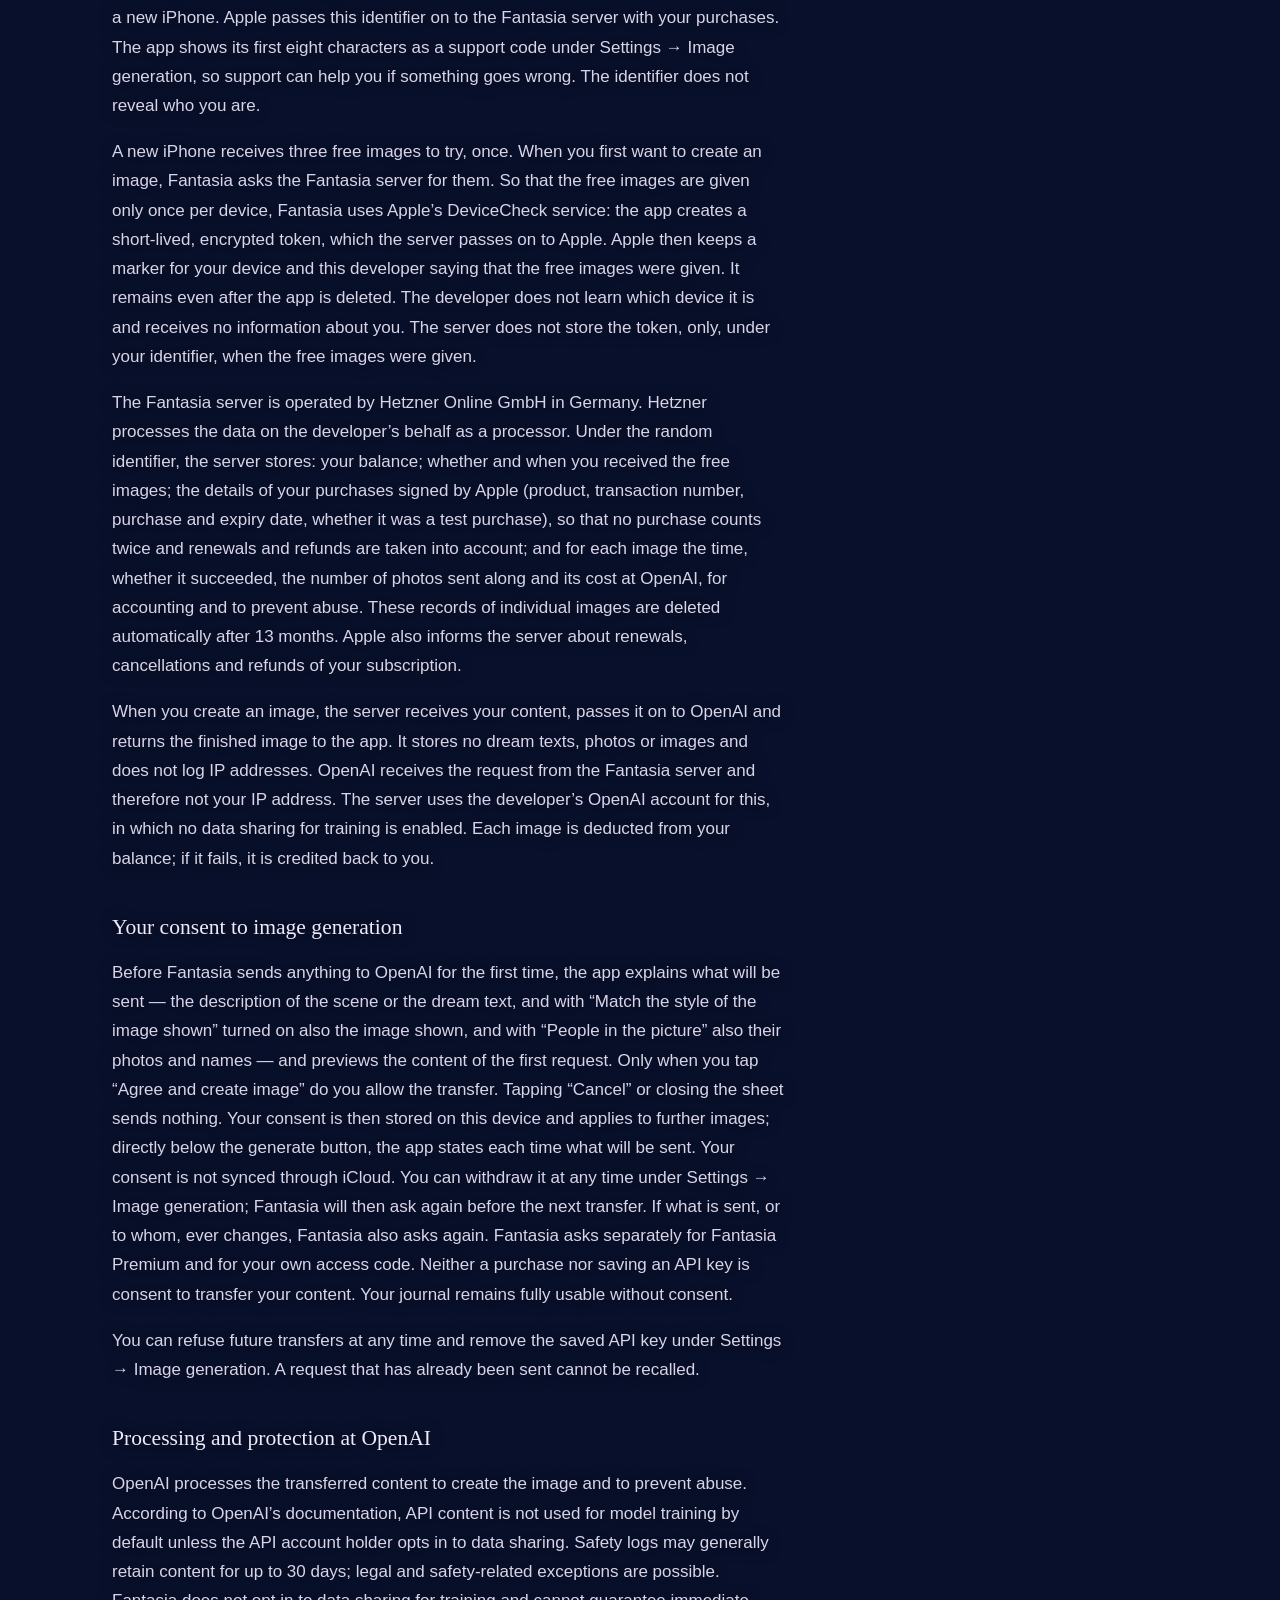
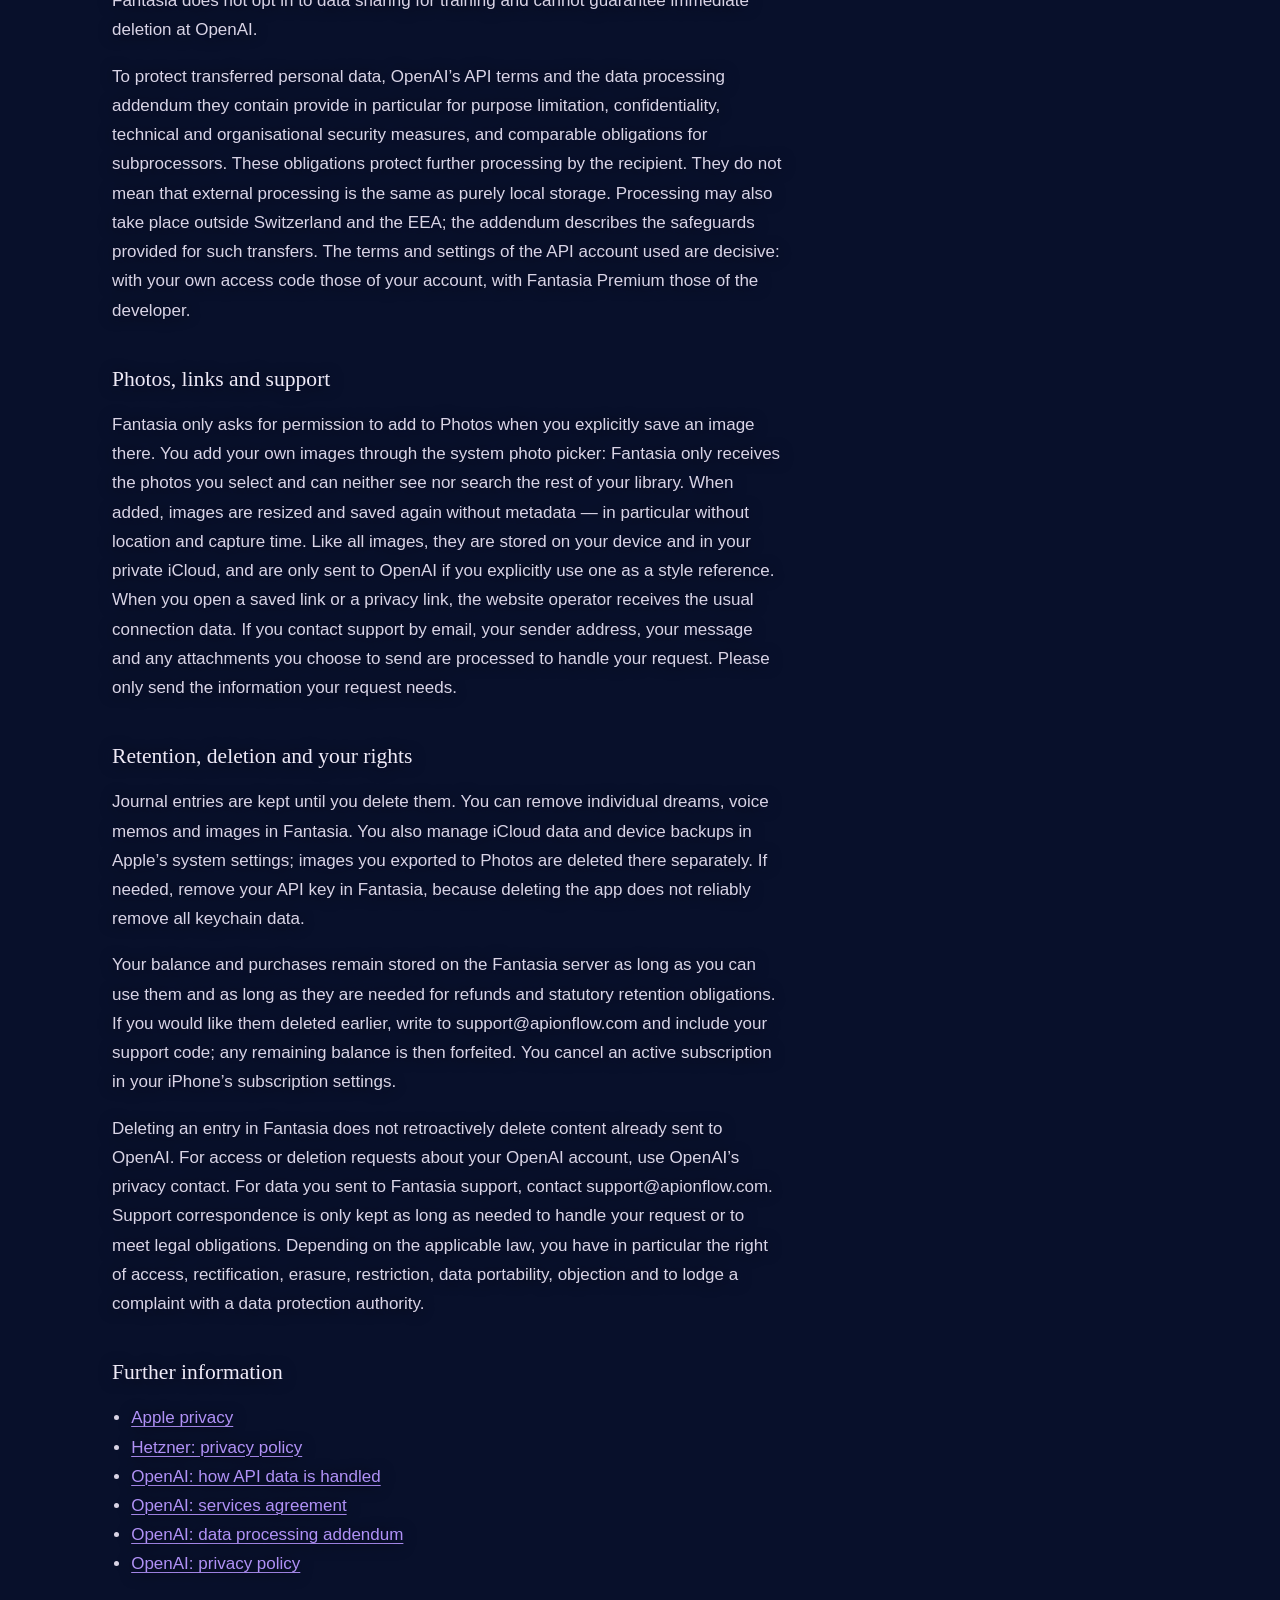
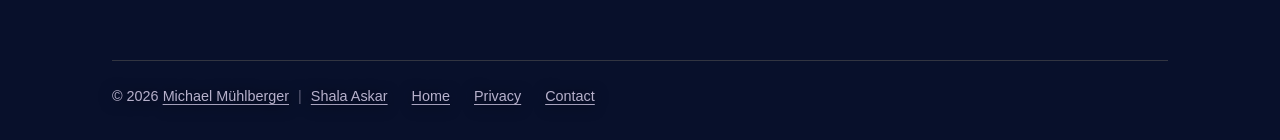
<file: docs/privacy.html>
<!doctype html>
<html lang="en">
<head>
  <meta charset="utf-8">
  <meta name="viewport" content="width=device-width, initial-scale=1, viewport-fit=cover">
  <meta name="color-scheme" content="dark">
  <meta name="theme-color" content="#08102b">
  <meta name="description" content="Privacy policy of the iPhone app Fantasia.">
  <meta name="apple-itunes-app" content="app-id=6814157481">
  <title>Privacy – Fantasia</title>
  <link rel="icon" type="image/png" href="assets/icon-64.png">
  <link rel="apple-touch-icon" href="assets/icon-180.png">
  <link rel="stylesheet" href="style.css">
  <script src="stars.js" defer></script>
</head>
<body class="reading">
  <div class="sky-ambient" aria-hidden="true"></div>
  <div class="sky" aria-hidden="true"></div>
  <div class="page">
    <header class="header">
      <a class="brand" href="en.html"><img src="assets/icon-64.png" alt="" width="32" height="32">Fantasia</a>
      <nav class="nav" aria-label="Navigation"><a href="en.html">Home</a> <a href="privacy.html" aria-current="page">Privacy</a> <a href="datenschutz.html" lang="de">Deutsch</a></nav>
    </header>
    <main class="policy">
      <p class="updated">Last updated: 5 October 2026</p>
      <h1>Privacy</h1>
      <p class="note">This is an English translation of the German privacy policy. If the two versions differ, the <a href="datenschutz.html" lang="de">German version</a> applies.</p>
      <h2>Controller and contact</h2>
      <p>Fantasia is provided by Michael Mühlberger. For questions about privacy, you can reach me at support@apionflow.com. Fantasia is a private dream journal. You do not need a user account with a name or email address. There is no advertising and no tracking. Journal entries are never transferred to the developer automatically. Only when you create an image with Fantasia Premium or the free images to try does the Fantasia server pass the content needed for it on to OpenAI, without storing it.</p>
      <h2>What data Fantasia processes and why</h2>
      <p>The app processes the dream texts you type or dictate, titles, date and time, optional voice memos and images, marked terms, feelings, tags, notes and saved links, as well as your app settings. This data is used to save, display, edit, find and review your own entries. Term recognition, pattern overviews, dictation cleanup and moon phase calculation happen locally on your device. The developer does not receive the content of your journal automatically.</p>
      <h2>Storage and iCloud</h2>
      <p>Your entries are stored on your device. A dream you are capturing and have not saved yet is kept as a draft on this device only, so it is not lost if iOS closes the app. The draft is not synced and is deleted when you save or discard it. If iCloud is turned on for Fantasia, your journal data, including images and saved voice memos, is synced through Apple CloudKit in the private database of your iCloud account. The developer cannot see this private database. You can turn off iCloud for Fantasia in the system settings. The use of iCloud is also subject to Apple’s privacy policy.</p>
      <h2>People and “About me”</h2>
      <p>You can give a person in Patterns a photo and other words, such as “Mom”, and add your first name and a photo of yourself under “About me”. Like the rest of your journal, this is stored on your device and, if iCloud is on, in your private iCloud database, and it is included in a backup of all dreams. Photos are made smaller and stored without metadata when added. Besides the cut-out face, the whole chosen photo is stored so you can change the crop later. Photos of people are never included when you share a dream; your first name appears there as the sender if you give one.</p>
      <h2>Sharing dreams, backups and reminders</h2>
      <p>When you share a dream, Fantasia creates a file on your device with its title, text and date and – only if you choose so – images, voice memo, feelings, tags and the first name you enter. Marks and your notes on terms are never included. You decide who receives the file and through which service, for example Messages, WhatsApp, Mail or AirDrop; that service’s terms apply. A dream you receive is only saved once you choose to keep it. A backup of all dreams is also a file on your device that you store or pass on yourself. It contains your whole journal, so keep it safe. The morning reminder is a local notification on your iPhone; no data is transferred for it. The developer receives no data in any of this.</p>
      <h2>Microphone and speech recognition</h2>
      <p>Before you dictate, Fantasia asks for the required system permissions. Recognition happens on the device where possible. With the older speech recognition method, Apple may process audio if on-device recognition is not available. Optionally, Fantasia keeps the original recording as a voice memo in your journal. Voice recordings are never sent to OpenAI. You can withdraw microphone and speech recognition permissions in the system settings.</p>
      <h2>Optional image generation: recipient and data</h2>
      <p>Images are created by the AI service OpenAI. Fantasia offers two ways: with <strong>Fantasia Premium</strong> and the free images to try, the app sends the content to OpenAI through the Fantasia server (see the next section). With <strong>your own OpenAI access code</strong>, it sends the content directly to api.openai.com. Both happen only when you start an image, and always over encrypted HTTPS connections. Under OpenAI’s terms, the contracting party for API customers in the European Economic Area and Switzerland is OpenAI Ireland Ltd.; elsewhere, another OpenAI entity may be responsible.</p>
      <p>If you choose “One scene”, only your description of the scene is sent as personal text, limited to 2,500 characters. With “Whole dream”, the dream text is sent instead, limited to 6,000 characters. If you turn on “Match the style of the image shown”, the image currently shown for this dream is also sent as a style reference. With “People in the picture”, photos of people and their names are also sent (at most four), so the image shows the people as they really look and knows who is who. This includes the people you gave a photo in Patterns who appear in the dream or the scene, your own photo with your first name if you allowed it – under “About me” or with “Me” under “People in the picture” –, and photos you pick for a single image. Before every image, Fantasia shows who goes along with face and name; anyone can be left out with a tap. The photos are made smaller and re-encoded without metadata beforehand, in particular without location and capture time. Photos show identifiable people; only use photos of people who agree to this. Fantasia adds general design instructions and technical image parameters. Other journal entries and voice memos are never included.</p>
      <p>With your own access code, the API key you entered is sent to OpenAI for authentication and links the request to your OpenAI account. OpenAI also receives technically necessary connection data, such as your IP address. The key is stored locally in the device keychain and is not synced through iCloud. Using the API may cause charges in your OpenAI account.</p>
      <h2>Fantasia Premium, free images and the Fantasia server</h2>
      <p>Fantasia Premium is a subscription with images for every month; image packs are also available. Payment is handled by the App Store. Apple processes your payment data under its own terms and privacy policy. The developer receives neither your name, nor your email address, nor any payment details.</p>
      <p>So that your balance can be assigned to you, Fantasia creates a random identifier with your first purchase or when you receive the free images. It is stored in the keychain and synced to your devices through your iCloud Keychain, so your balance stays with you on a new iPhone. Apple passes this identifier on to the Fantasia server with your purchases. The app shows its first eight characters as a support code under Settings → Image generation, so support can help you if something goes wrong. The identifier does not reveal who you are.</p>
      <p>A new iPhone receives three free images to try, once. When you first want to create an image, Fantasia asks the Fantasia server for them. So that the free images are given only once per device, Fantasia uses Apple’s DeviceCheck service: the app creates a short-lived, encrypted token, which the server passes on to Apple. Apple then keeps a marker for your device and this developer saying that the free images were given. It remains even after the app is deleted. The developer does not learn which device it is and receives no information about you. The server does not store the token, only, under your identifier, when the free images were given.</p>
      <p>The Fantasia server is operated by Hetzner Online GmbH in Germany. Hetzner processes the data on the developer’s behalf as a processor. Under the random identifier, the server stores: your balance; whether and when you received the free images; the details of your purchases signed by Apple (product, transaction number, purchase and expiry date, whether it was a test purchase), so that no purchase counts twice and renewals and refunds are taken into account; and for each image the time, whether it succeeded, the number of photos sent along and its cost at OpenAI, for accounting and to prevent abuse. These records of individual images are deleted automatically after 13 months. Apple also informs the server about renewals, cancellations and refunds of your subscription.</p>
      <p>When you create an image, the server receives your content, passes it on to OpenAI and returns the finished image to the app. It stores no dream texts, photos or images and does not log IP addresses. OpenAI receives the request from the Fantasia server and therefore not your IP address. The server uses the developer’s OpenAI account for this, in which no data sharing for training is enabled. Each image is deducted from your balance; if it fails, it is credited back to you.</p>
      <h2>Your consent to image generation</h2>
      <p>Before Fantasia sends anything to OpenAI for the first time, the app explains what will be sent — the description of the scene or the dream text, and with “Match the style of the image shown” turned on also the image shown, and with “People in the picture” also their photos and names — and previews the content of the first request. Only when you tap “Agree and create image” do you allow the transfer. Tapping “Cancel” or closing the sheet sends nothing. Your consent is then stored on this device and applies to further images; directly below the generate button, the app states each time what will be sent. Your consent is not synced through iCloud. You can withdraw it at any time under Settings → Image generation; Fantasia will then ask again before the next transfer. If what is sent, or to whom, ever changes, Fantasia also asks again. Fantasia asks separately for Fantasia Premium and for your own access code. Neither a purchase nor saving an API key is consent to transfer your content. Your journal remains fully usable without consent.</p>
      <p>You can refuse future transfers at any time and remove the saved API key under Settings → Image generation. A request that has already been sent cannot be recalled.</p>
      <h2>Processing and protection at OpenAI</h2>
      <p>OpenAI processes the transferred content to create the image and to prevent abuse. According to OpenAI’s documentation, API content is not used for model training by default unless the API account holder opts in to data sharing. Safety logs may generally retain content for up to 30 days; legal and safety-related exceptions are possible. Fantasia does not opt in to data sharing for training and cannot guarantee immediate deletion at OpenAI.</p>
      <p>To protect transferred personal data, OpenAI’s API terms and the data processing addendum they contain provide in particular for purpose limitation, confidentiality, technical and organisational security measures, and comparable obligations for subprocessors. These obligations protect further processing by the recipient. They do not mean that external processing is the same as purely local storage. Processing may also take place outside Switzerland and the EEA; the addendum describes the safeguards provided for such transfers. The terms and settings of the API account used are decisive: with your own access code those of your account, with Fantasia Premium those of the developer.</p>
      <h2>Photos, links and support</h2>
      <p>Fantasia only asks for permission to add to Photos when you explicitly save an image there. You add your own images through the system photo picker: Fantasia only receives the photos you select and can neither see nor search the rest of your library. When added, images are resized and saved again without metadata — in particular without location and capture time. Like all images, they are stored on your device and in your private iCloud, and are only sent to OpenAI if you explicitly use one as a style reference. When you open a saved link or a privacy link, the website operator receives the usual connection data. If you contact support by email, your sender address, your message and any attachments you choose to send are processed to handle your request. Please only send the information your request needs.</p>
      <h2>Retention, deletion and your rights</h2>
      <p>Journal entries are kept until you delete them. You can remove individual dreams, voice memos and images in Fantasia. You also manage iCloud data and device backups in Apple’s system settings; images you exported to Photos are deleted there separately. If needed, remove your API key in Fantasia, because deleting the app does not reliably remove all keychain data.</p>
      <p>Your balance and purchases remain stored on the Fantasia server as long as you can use them and as long as they are needed for refunds and statutory retention obligations. If you would like them deleted earlier, write to support@apionflow.com and include your support code; any remaining balance is then forfeited. You cancel an active subscription in your iPhone’s subscription settings.</p>
      <p>Deleting an entry in Fantasia does not retroactively delete content already sent to OpenAI. For access or deletion requests about your OpenAI account, use OpenAI’s privacy contact. For data you sent to Fantasia support, contact support@apionflow.com. Support correspondence is only kept as long as needed to handle your request or to meet legal obligations. Depending on the applicable law, you have in particular the right of access, rectification, erasure, restriction, data portability, objection and to lodge a complaint with a data protection authority.</p>
      <h2>Further information</h2>
      <ul>
        <li><a href="https://www.apple.com/legal/privacy/">Apple privacy</a></li>
        <li><a href="https://www.hetzner.com/legal/privacy-policy/">Hetzner: privacy policy</a></li>
        <li><a href="https://developers.openai.com/api/docs/guides/your-data">OpenAI: how API data is handled</a></li>
        <li><a href="https://openai.com/policies/services-agreement/">OpenAI: services agreement</a></li>
        <li><a href="https://openai.com/policies/data-processing-addendum/">OpenAI: data processing addendum</a></li>
        <li><a href="https://openai.com/policies/privacy-policy/">OpenAI: privacy policy</a></li>
      </ul>
    </main>
    <footer class="footer"><span>© 2026 <a href="https://www.linkedin.com/in/michael-m%C3%BChlberger-62a06a173" target="_blank" rel="noopener" title="Michael Mühlberger on LinkedIn">Michael Mühlberger</a> <span class="sep" aria-hidden="true">|</span> <a href="https://www.linkedin.com/in/shala-askar-93a22023a" target="_blank" rel="noopener" title="Shala Askar on LinkedIn">Shala Askar</a></span> <a href="en.html">Home</a> <a href="privacy.html">Privacy</a> <a href="mailto:support@apionflow.com">Contact</a></footer>
  </div>
</body>
</html>
</file>
<file: docs/style.css>
/* Fantasia — the page is the app's night sky.
   Colours are taken from the app: the sky colour sampled from its background image,
   lavender and moonlight from its asset catalog (dark appearance). */
:root {
  color-scheme: dark;
  --night: #08102b;
  --night-deep: #050a1f;
  --ink: #efeaf7;
  --mist: #b7b1cc;
  --lavender: #b091f6;
  --moonlight: #f4dda7;
  --hairline: rgba(244, 221, 167, 0.18);
  --serif: ui-serif, "New York", "Iowan Old Style", Georgia, serif;
  --sans: -apple-system, BlinkMacSystemFont, "SF Pro Text", "Segoe UI", Roboto, sans-serif;
  --measure: 34rem;
}

* { box-sizing: border-box; }

html { background: var(--night); }

body {
  margin: 0;
  /* Long German compounds and addresses break inside the column rather than past it. */
  overflow-wrap: break-word;
  min-height: 100vh;
  color: var(--ink);
  font: 400 1.0625rem/1.6 var(--sans);
  -webkit-font-smoothing: antialiased;
  background: var(--night);
}

/* The sky: the app's own background, pinned right with the moon on top, fading left
   into the same blue it is painted in. On a phone it simply fills the screen. */
.sky {
  position: fixed;
  inset: 0 0 0 auto;
  /* 46rem keeps the upscale on a 4K screen near 1.6×. The large file is the app image
     enlarged once with Lanczos and softened a touch, which hides the faint pixel grid the
     original has and reads as night haze rather than a blurry photo. */
  width: min(46rem, 100%);
  background: url("assets/night-large.jpg") right top / cover no-repeat;
  -webkit-mask-image: linear-gradient(to right, transparent 0%, rgba(0,0,0,.2) 18%, rgba(0,0,0,.6) 40%, #000 72%);
          mask-image: linear-gradient(to right, transparent 0%, rgba(0,0,0,.2) 18%, rgba(0,0,0,.6) 40%, #000 72%);
  pointer-events: none;
  z-index: 0;
}

/* Text sits on a photograph of the sky; a shadow in the sky's own colour keeps it
   legible over a bright star without looking like a shadow. */
.page { text-shadow: 0 1px 14px rgba(8, 16, 43, 0.85); }
.store { text-shadow: none; }

/* Behind the sky: the night the picture is painted in, continued across the window.
   Colours measured along the image's left edge (#08102b at the top, the lavender of the
   low clouds further down); no warm tones, so the moonlight stays in the picture. */
.sky-ambient {
  position: fixed;
  inset: 0;
  background:
    radial-gradient(ellipse 55% 45% at 80% 100%, rgba(53, 53, 95, 0.45), transparent 70%),
    radial-gradient(ellipse 45% 60% at 35% 75%, rgba(60, 50, 110, 0.16), transparent 70%),
    linear-gradient(to bottom, #08102b 0%, #0a1231 55%, #10183b 100%);
  pointer-events: none;
  z-index: 0;
}

/* Stars drawn by stars.js between the night and the picture. */
.stars {
  position: fixed;
  inset: 0;
  pointer-events: none;
  z-index: 0;
}

.page {
  position: relative;
  z-index: 1;
  max-width: 72rem;
  min-height: 100vh;
  margin: 0 auto;
  padding: 0 clamp(1rem, 4vw, 3rem);
  display: flex;
  flex-direction: column;
}

a { color: var(--lavender); text-underline-offset: 0.2em; text-decoration-thickness: 1px; }
a:hover { color: var(--ink); }
a:focus-visible, .store:focus-visible {
  outline: 2px solid var(--moonlight);
  outline-offset: 4px;
  border-radius: 6px;
}

/* Header. On a phone the links move under the name when they do not fit beside it,
   instead of pushing past the edge and letting the whole page slide sideways. */
.header {
  display: flex;
  flex-wrap: wrap;
  align-items: center;
  justify-content: space-between;
  gap: 0.75rem 1.5rem;
  padding: 1.5rem 0;
}
.brand {
  display: inline-flex;
  align-items: center;
  gap: 0.65rem;
  color: var(--ink);
  text-decoration: none;
  font: 600 1.25rem/1 var(--serif);
  letter-spacing: -0.01em;
}
.brand img { width: 2rem; height: 2rem; border-radius: 22.5%; box-shadow: 0 0 0 0.5px rgba(255,255,255,.18); }
.nav { display: flex; flex-wrap: wrap; gap: 0.4rem 1.5rem; font-size: 0.95rem; }
.nav a { color: var(--mist); text-decoration: none; }
.nav a:hover, .nav a[aria-current="page"] { color: var(--ink); }

main { flex: 1; }

/* Hero */
.hero {
  max-width: var(--measure);
  padding: clamp(3rem, 10vh, 7rem) 0 clamp(3rem, 8vh, 5rem);
}
.hero-icon {
  display: block;
  width: 7.5rem;
  height: 7.5rem;
  border-radius: 22.5%;
  box-shadow:
    0 0 0 0.5px rgba(255, 255, 255, 0.2),
    0 1.5rem 4rem -1rem rgba(244, 221, 167, 0.28),
    0 0.75rem 2rem rgba(0, 0, 0, 0.45);
  animation: rise 1.2s cubic-bezier(.2, .7, .2, 1) both;
}
.hero h1 {
  margin: 2rem 0 0.25rem;
  font: 500 clamp(3.25rem, 8vw, 5rem)/1 var(--serif);
  letter-spacing: -0.03em;
}
.tagline {
  margin: 0 0 1.75rem;
  font: 400 clamp(1.25rem, 2.6vw, 1.5rem)/1.35 var(--serif);
  color: var(--moonlight);
}
.lead { margin: 0; color: var(--ink); font-size: 1.125rem; line-height: 1.65; }

.actions {
  display: flex;
  flex-wrap: wrap;
  align-items: center;
  gap: 1.25rem 1.75rem;
  margin-top: 2.25rem;
}
.store img { display: block; height: 3rem; width: auto; }

/* Three things the app does. Parallel, not a sequence: no numbers, no boxes. */
.features {
  display: grid;
  grid-template-columns: repeat(3, minmax(0, 1fr));
  gap: 2rem;
  max-width: 46rem;
  padding: 2rem 0 4rem;
  border-top: 1px solid var(--hairline);
}
.features h2 {
  margin: 0 0 0.5rem;
  font: 500 1.25rem/1.3 var(--serif);
  color: var(--ink);
}
.features p { margin: 0; color: var(--mist); font-size: 0.98rem; }

.support {
  max-width: var(--measure);
  padding: 0 0 4rem;
}
.support h2 { margin: 0 0 0.5rem; font: 500 1.5rem/1.3 var(--serif); }
.support p { margin: 0 0 0.6rem; color: var(--mist); }

/* Policy pages: a reading column on the quiet left side of the sky. */
.policy {
  max-width: 42rem;
  padding: clamp(2rem, 7vh, 4rem) 0 4rem;
}
.policy .updated { margin: 0 0 0.5rem; color: var(--moonlight); font: 400 1rem/1.4 var(--serif); }
.policy h1 { margin: 0 0 1.5rem; font: 500 clamp(2.5rem, 6vw, 3.5rem)/1.05 var(--serif); letter-spacing: -0.025em; }
.policy h2 { margin: 2.5rem 0 0.6rem; font: 500 1.35rem/1.3 var(--serif); color: var(--ink); }
.policy p, .policy li { color: #d9d4e6; line-height: 1.72; }
.policy .note { color: var(--mist); font-size: 0.95rem; }
.policy ul { padding-left: 1.2rem; }

.footer {
  display: flex;
  flex-wrap: wrap;
  gap: 0.5rem 1.5rem;
  padding: 1.5rem 0 2rem;
  border-top: 1px solid var(--hairline);
  color: var(--mist);
  font-size: 0.9rem;
}
.footer a { color: var(--mist); }
/* A straight bar between the two names: equal footing, quieter than the names. */
.footer .sep { margin: 0 0.35em; color: rgba(183, 177, 204, 0.5); }
.footer a:hover { color: var(--ink); }

@keyframes rise {
  from { opacity: 0; transform: translateY(0.75rem) scale(0.96); }
  to   { opacity: 1; transform: none; }
}

@media (prefers-reduced-motion: reduce) {
  .hero-icon { animation: none; }
}

/* Reading pages keep the sky, but calmer, so long text stays easy on the eyes. */
.reading .sky { opacity: 0.55; }
.reading .sky-ambient { opacity: 0.3; }
.reading .stars { opacity: 0.6; }

@media (max-width: 52rem) {
  .features { grid-template-columns: 1fr; gap: 1.75rem; }
}

/* Phones: the portrait sky fills the screen as it does in the app; a veil on the lower
   half keeps text over the clouds legible. */
@media (max-width: 40rem) {
  .sky {
    width: 100%;
    background-image: url("assets/night.jpg");
    -webkit-mask-image: none;
            mask-image: none;
    background-position: center top;
  }
  .sky::after {
    content: "";
    position: absolute;
    inset: 0;
    background: linear-gradient(to bottom, rgba(8,16,43,.15) 0%, rgba(8,16,43,.55) 35%, rgba(8,16,43,.8) 100%);
  }
  .reading .sky { opacity: 0.45; }
  .sky-ambient { display: none; }
  .hero-icon { width: 6rem; height: 6rem; }
  .nav { gap: 0.4rem 1.1rem; }
}

/* The one call to action: moonlight on night, like the glow on the app icon. */
.store {
  display: inline-flex;
  align-items: center;
  gap: 0.6rem;
  padding: 0.85rem 1.4rem;
  border-radius: 999px;
  background: var(--moonlight);
  color: #1a1530;
  font-weight: 600;
  text-decoration: none;
  box-shadow: 0 0.75rem 2rem -0.75rem rgba(244, 221, 167, 0.55);
  transition: background-color .2s ease, transform .2s ease;
}
.store:hover { background: #fff3d6; color: #1a1530; }
.store:active { transform: scale(0.98); }
.store svg { width: 1.1rem; height: 1.1rem; }
.text-link { color: var(--lavender); }

/* Who made Fantasia. A signature, not a section: moonlight serif like the tagline, so the
   names read as part of the app's voice rather than as fine print. */
.credit {
  max-width: var(--measure);
  padding: 0 0 4rem;
}
.credit .signature {
  margin: 0;
  font: 400 clamp(1.2rem, 2.2vw, 1.35rem)/1.4 var(--serif);
  color: var(--moonlight);
}
</file>
